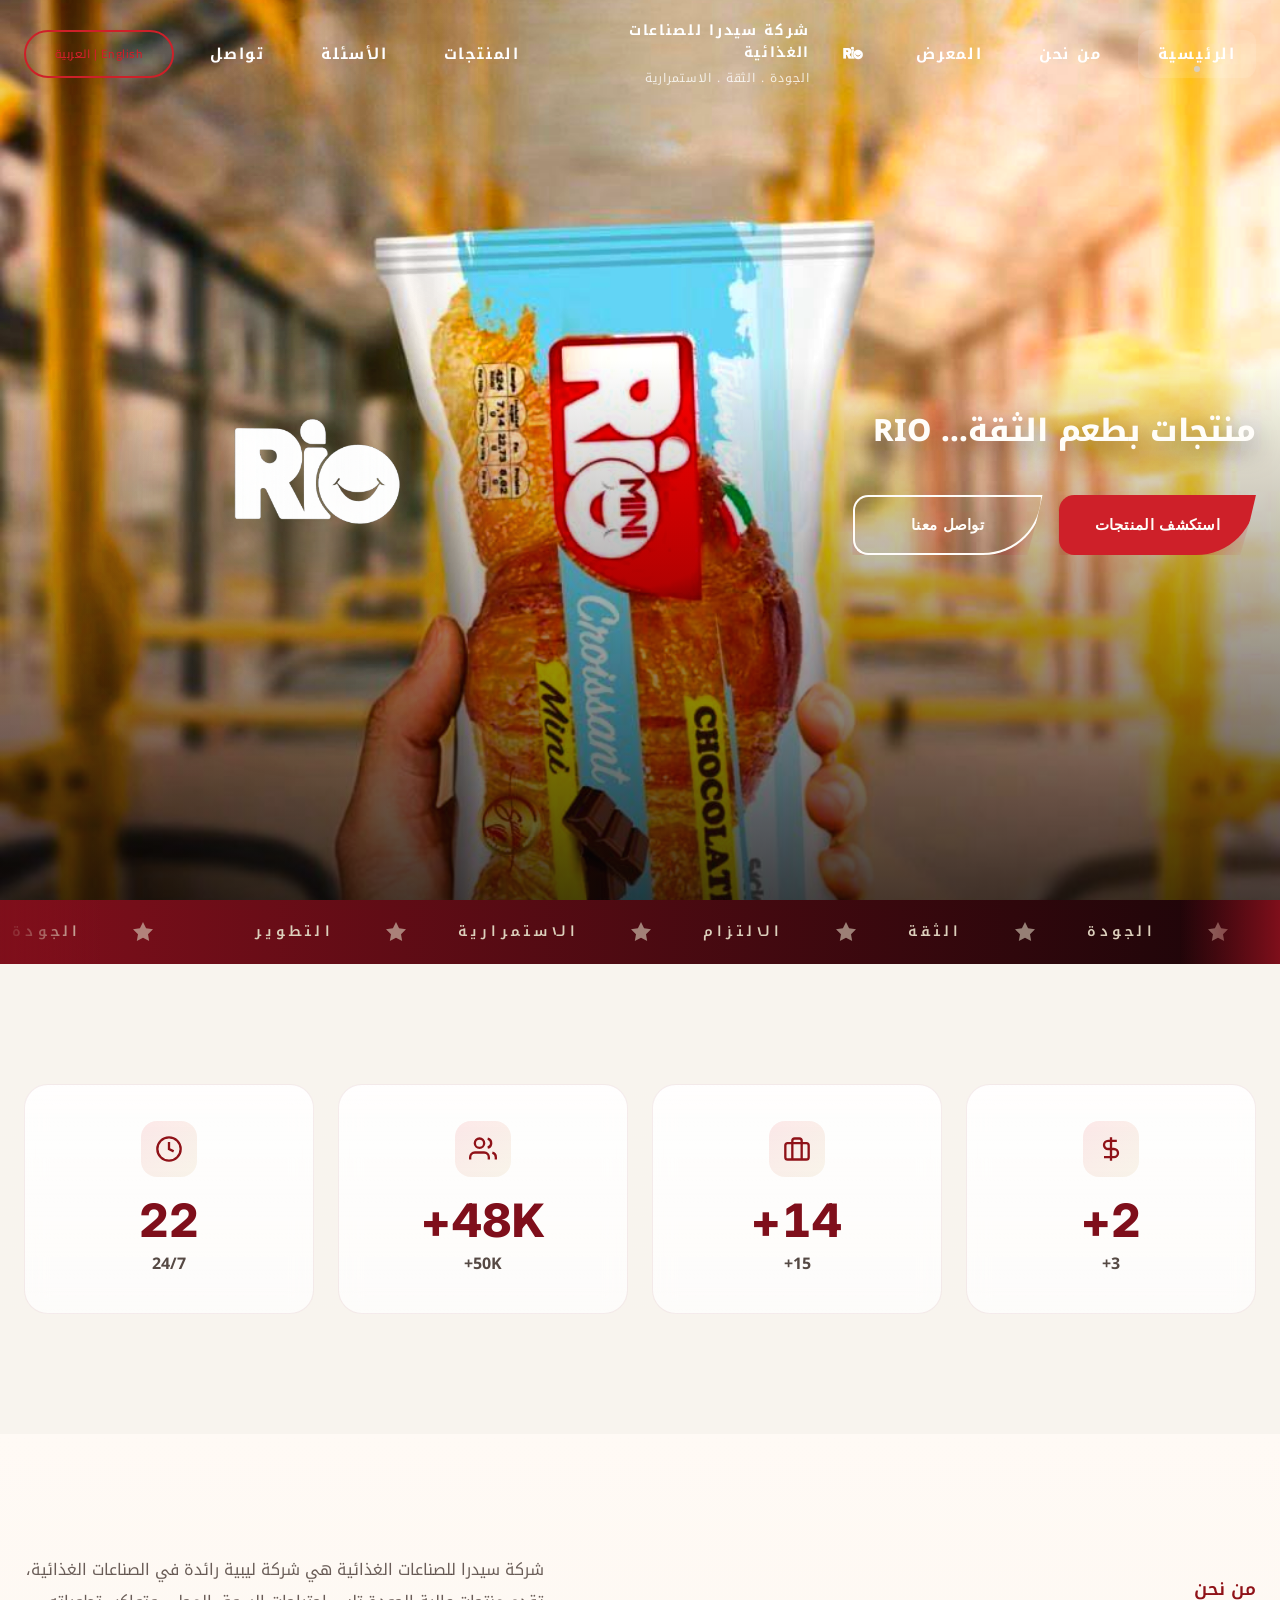
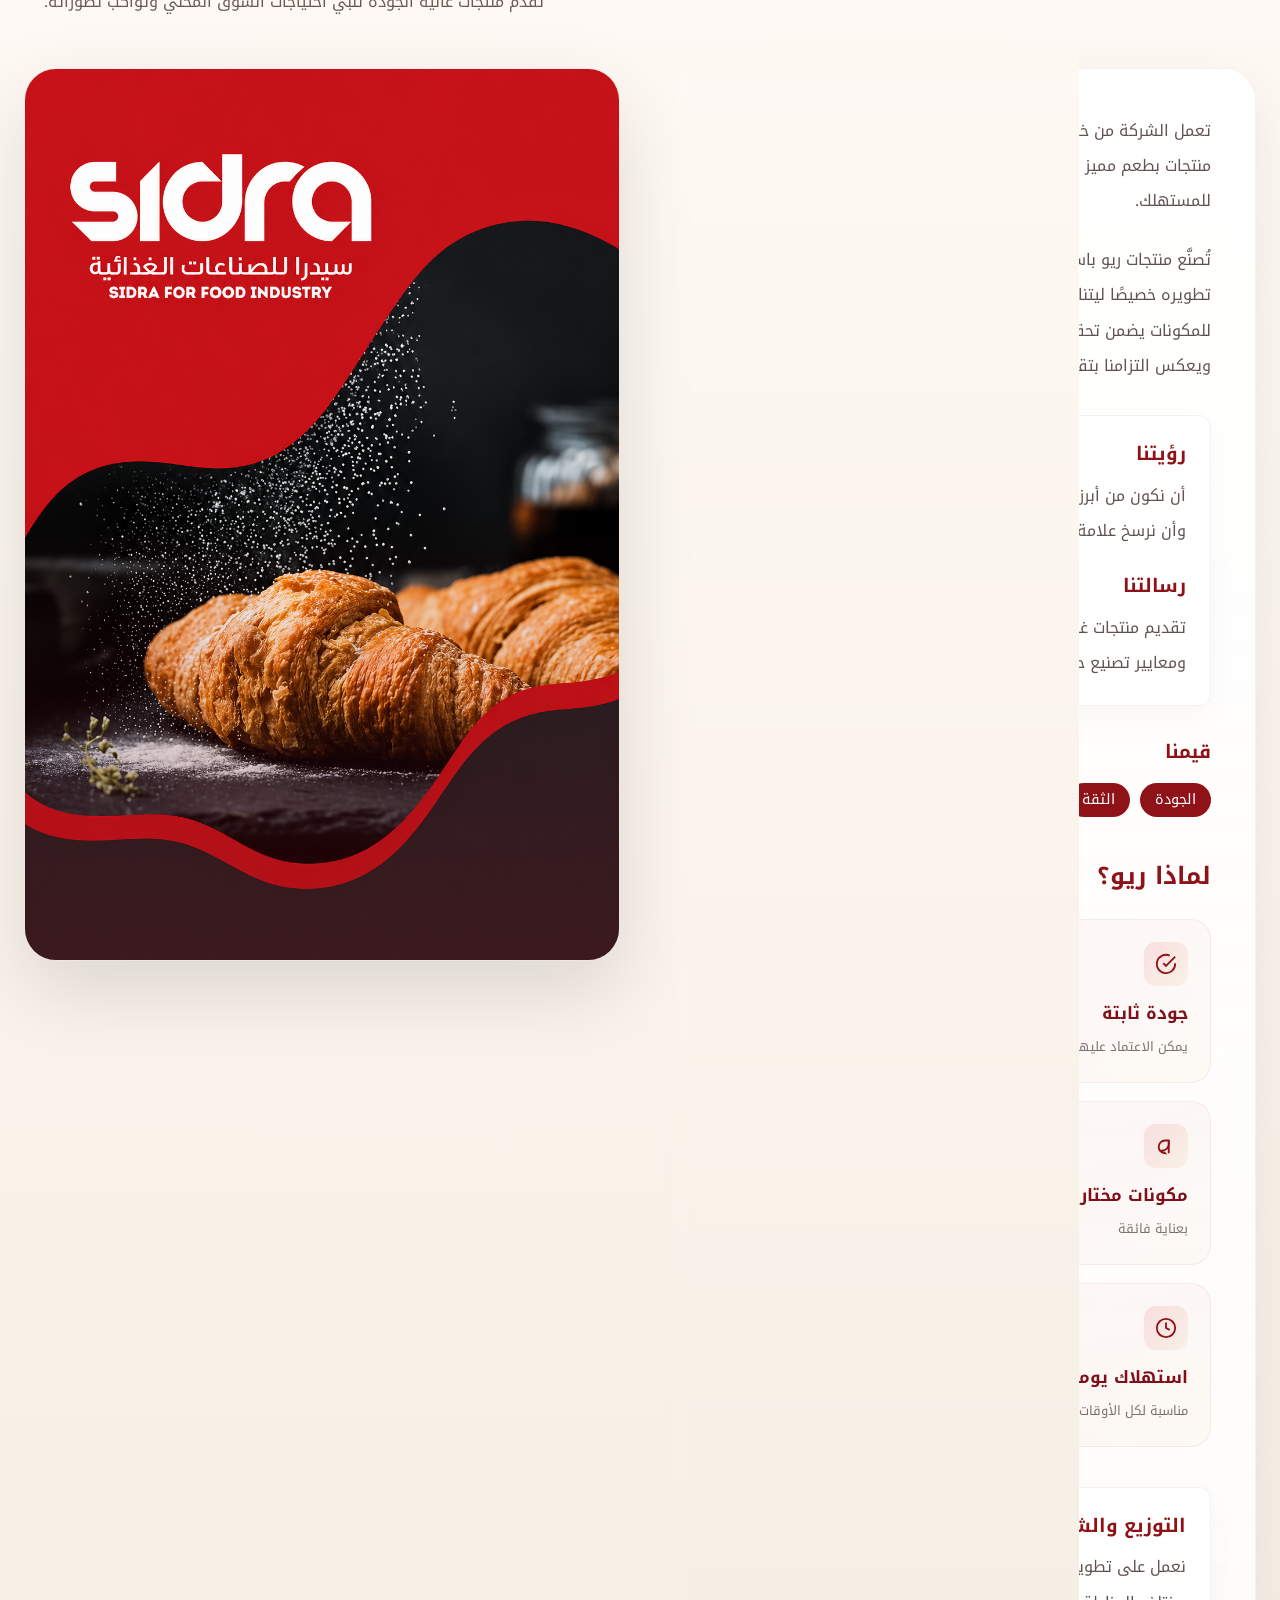
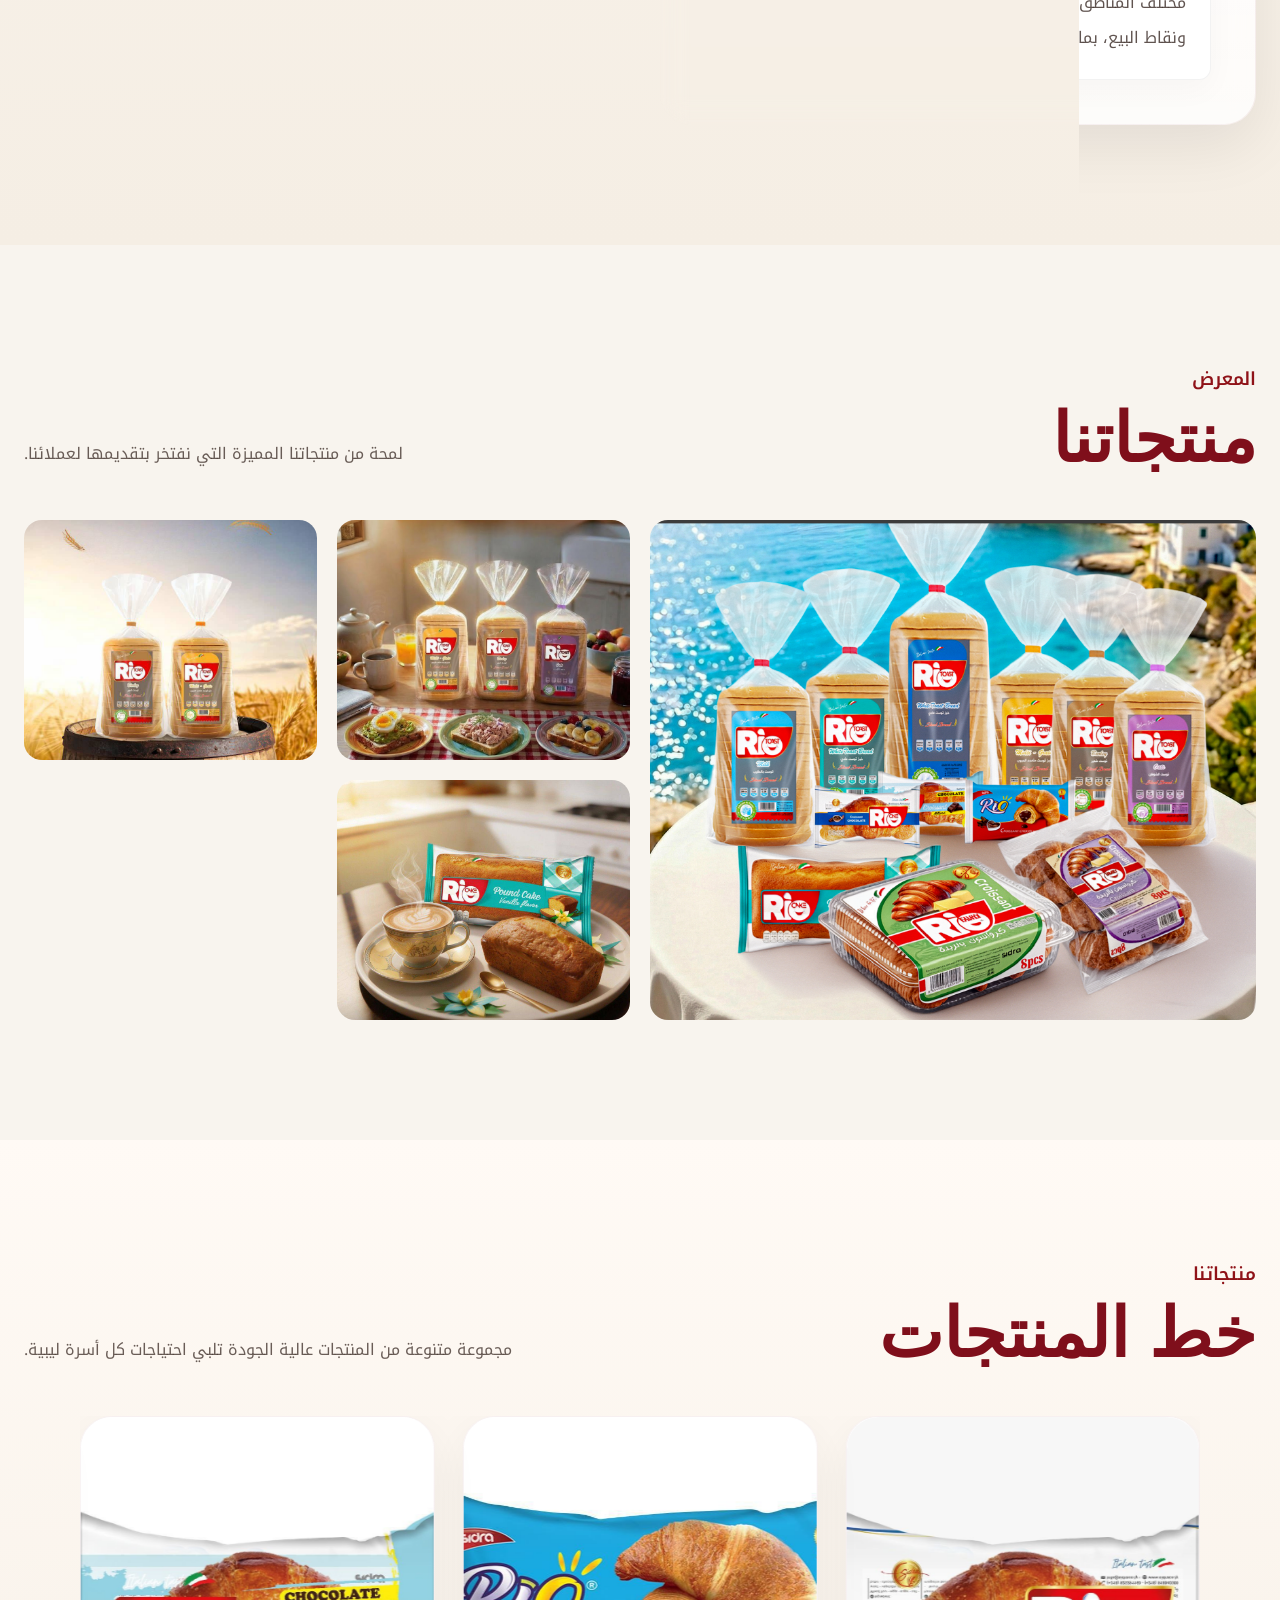
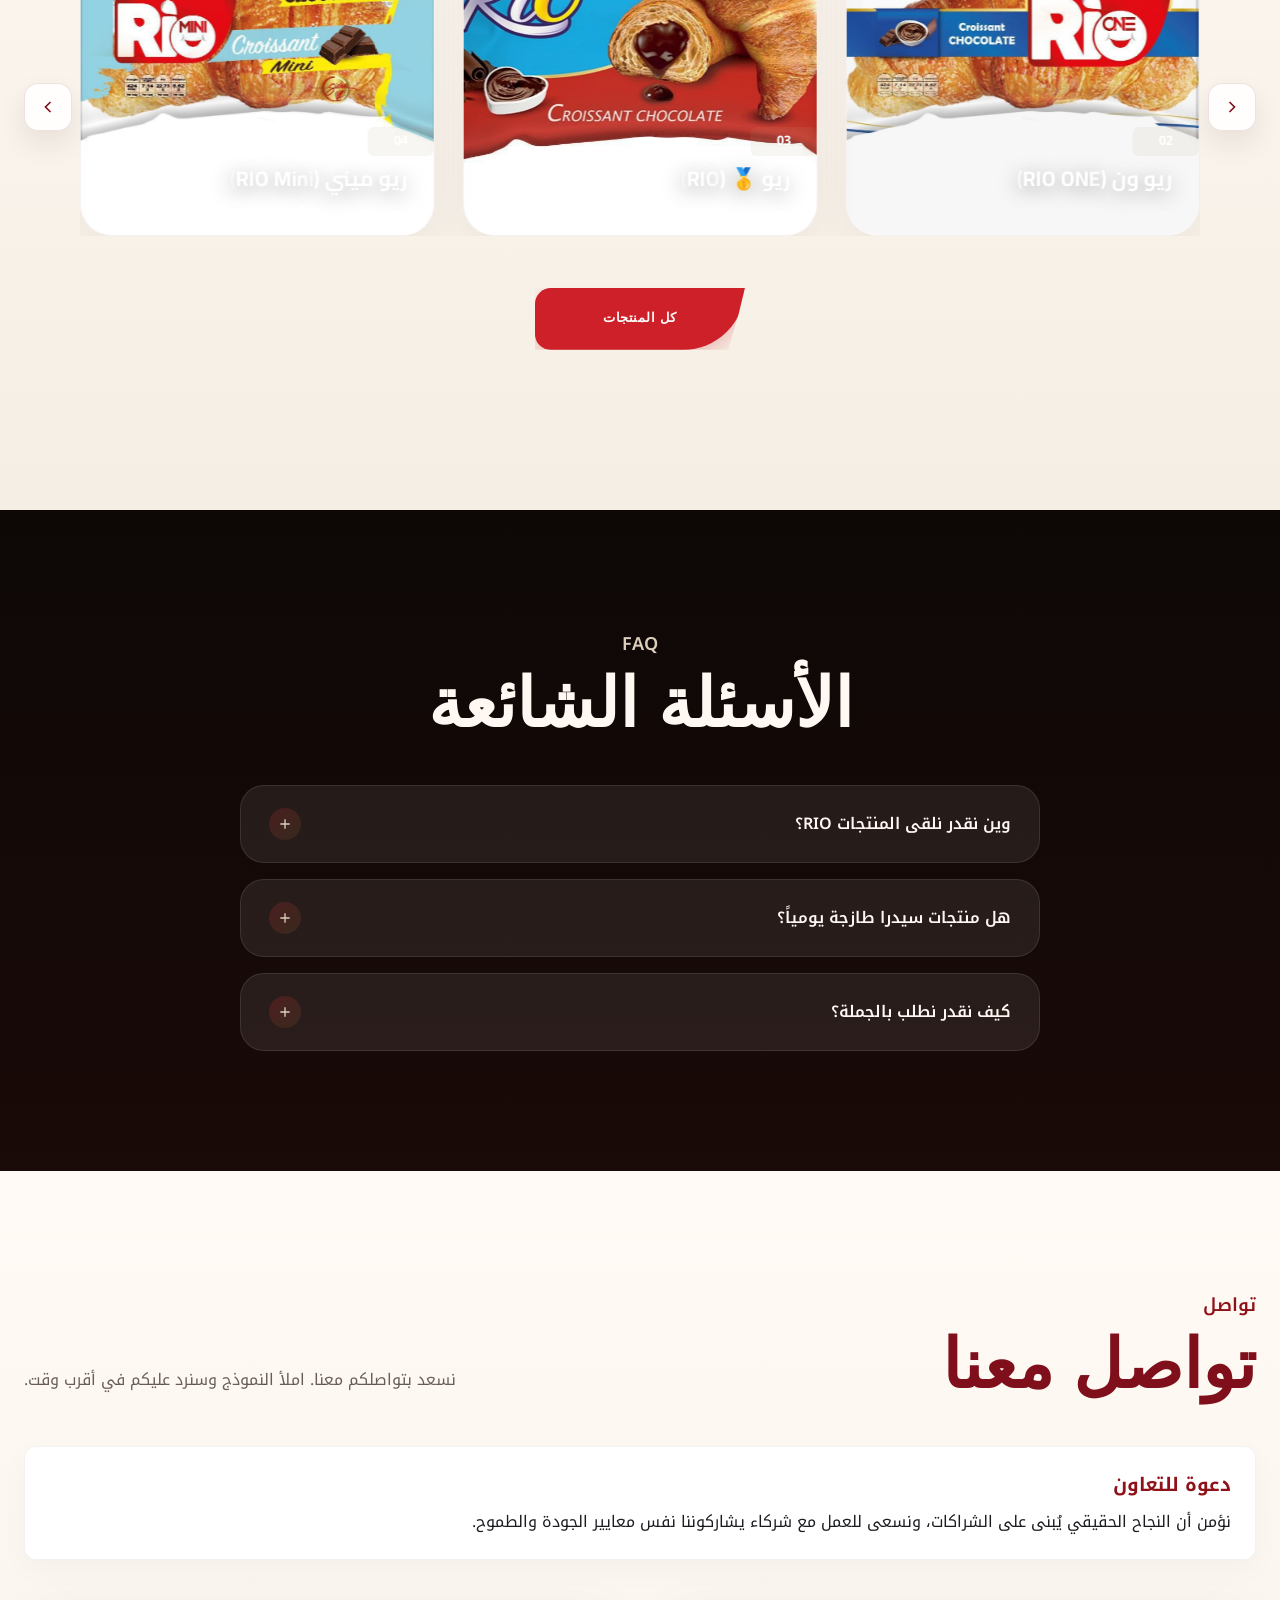
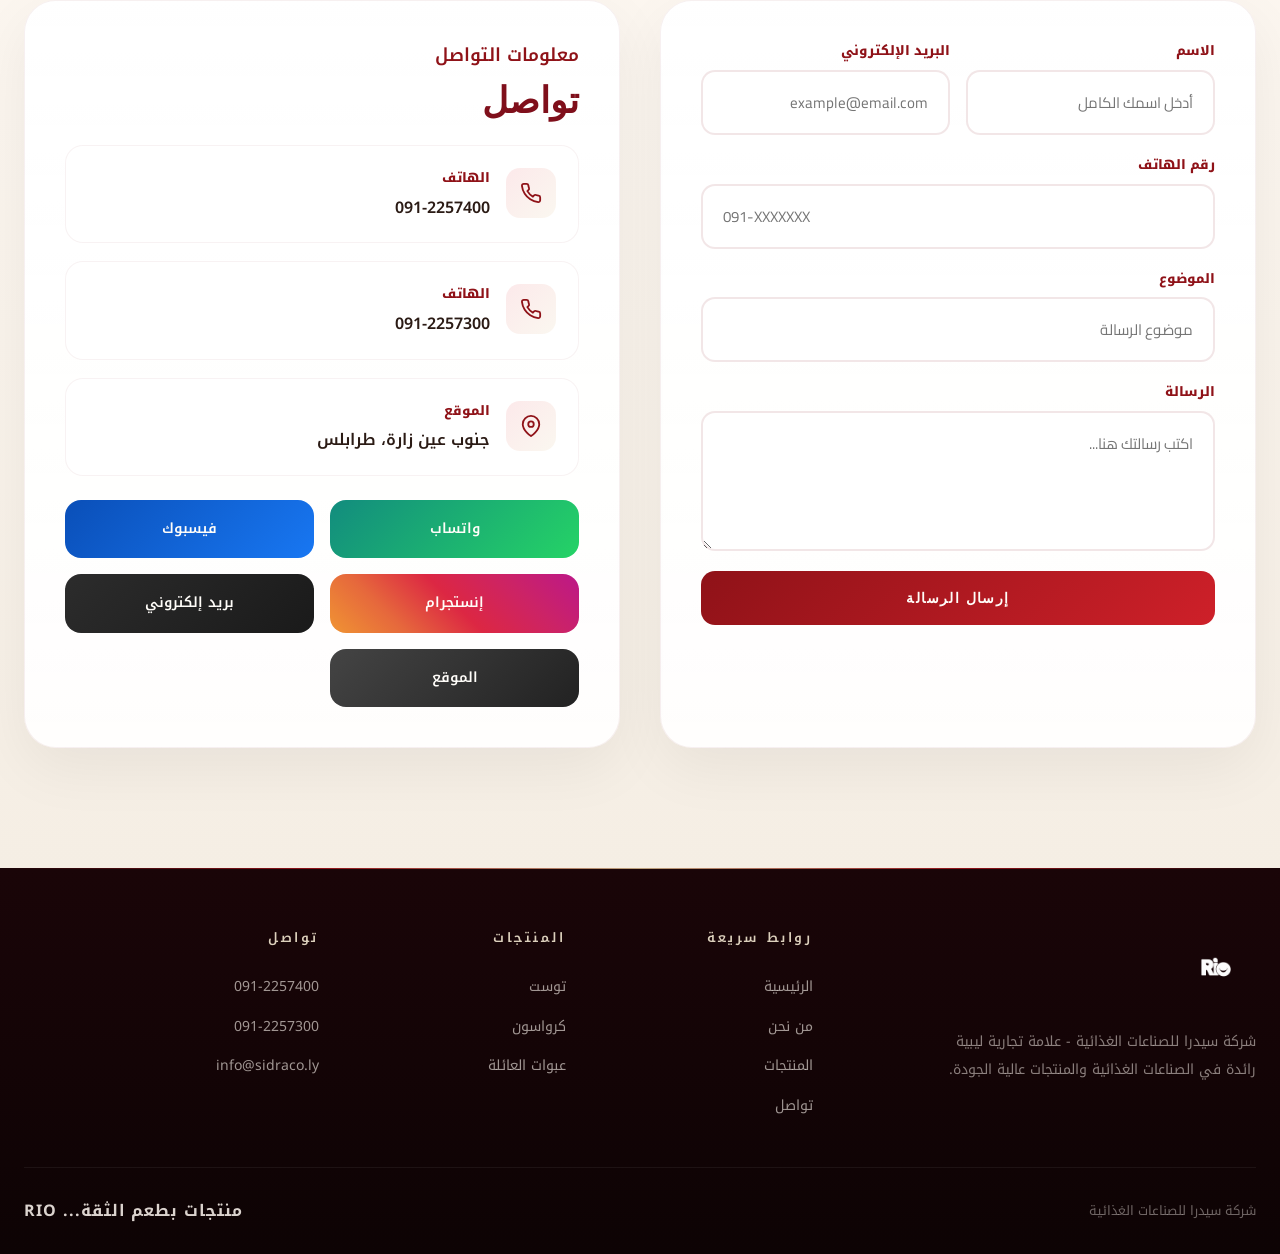
<file: index.html>
﻿<!DOCTYPE html>
<html lang="ar" dir="rtl">

<head>
  <meta charset="UTF-8" />
  <meta name="viewport" content="width=device-width, initial-scale=1.0" />

  <!-- SEO Meta Tags -->
  <title>Sidra Food Industries - RIO</title>
  <meta name="description"
    content="شركة سيدرا للصناعات الغذائية - علامة تجارية ليبية رائدة في الصناعات الغذائية والمنتجات عالية الجودة">
  <meta name="keywords" content="RIO, سيدرا, مخبوزات, كرواسون, توست, ليبيا, صناعات غذائية">
  <meta name="author" content="Sidra Food Industries">

  <!-- Open Graph -->
  <meta property="og:title" content="Sidra Food Industries - RIO">
  <meta property="og:description" content="الجودة التي تثق بها والطعم الذي يرافقك كل يوم">
  <meta property="og:type" content="website">
  <meta property="og:image" content="images/rio-logo.png">

  <!-- Favicon -->
  <link rel="icon" type="image/png" href="images/rio-logo.png">

  <!-- Google Fonts -->
  <link rel="preconnect" href="https://fonts.googleapis.com">
  <link rel="preconnect" href="https://fonts.gstatic.com" crossorigin>
  <link
    href="https://fonts.googleapis.com/css2?family=Cairo:wght@400;600;700&family=Noto+Kufi+Arabic:wght@400;500;600;700&family=Cormorant+Garamond:wght@500;600;700&family=Inter:wght@400;500;600;700&family=Marcellus&display=swap"
    rel="stylesheet">

  <!-- Main Stylesheet -->
  <link rel="stylesheet" href="css/style.css">
</head>

<body>

  <!-- ============================================
       INTRO / LOADING SCREEN
  ============================================= -->
  <div class="intro" id="intro">
    <div class="intro-logo-wrap">
      <div class="logo-switch intro-logo">
        <img src="images/sidra-logo.png" class="switch-img active" alt="Sidra Logo">
        <img src="images/rio-logo.png" class="switch-img" alt="RIO Logo">
      </div>
      <div class="intro-line">Sidra Food Industries</div>
    </div>
    <div class="intro-progress">
      <div class="intro-progress-bar"></div>
    </div>
  </div>

  <!-- ============================================
       NAVIGATION BAR
  ============================================= -->
  <header class="navbar" id="navbar">
    <div class="navbar-inner">



      <!-- Navigation Links -->
      <nav class="nav-links" id="navLinks">
        <a href="#home" class="active">Home</a>
        <a href="#about">About</a>
        <a href="#gallery">Gallery</a>

        <!-- Brand Logo -->
        <div class="brand-area">
          <div class="logo-switch brand-logo">
            <img src="images/sidra-logo.png" class="switch-img active" alt="Sidra Logo">
            <img src="images/rio-logo.png" class="switch-img" alt="RIO Logo">
          </div>
          <div class="logo-wrap">
            <div class="logo">SIDRA FOOD INDUSTRIES</div>
            <div class="logo-sub">Quality . Trust . Continuity</div>
          </div>
        </div>


        <a href="products.html">Products</a>
        <a href="#faq">FAQ</a>
        <a href="#contact">Contact</a>
      </nav>

      <button class="lang-btn rio-shape-btn" id="langBtn" type="button" aria-label="Switch language">
        English | العربية
      </button>

      <!-- Mobile Menu Button -->
      <button class="menu-btn" id="menuBtn" aria-label="Toggle Menu">
        <svg width="20" height="20" viewBox="0 0 24 24" fill="none" stroke="currentColor" stroke-width="2">
          <line x1="3" y1="6" x2="21" y2="6"></line>
          <line x1="3" y1="12" x2="21" y2="12"></line>
          <line x1="3" y1="18" x2="21" y2="18"></line>
        </svg>
      </button>
    </div>
  </header>

  <!-- ============================================
       HERO SECTION
  ============================================= -->
  <section class="hero" id="home">
    <div class="hero-bg" id="heroSlideshow">
      <picture class="hero-slide active">
        <source media="(max-width: 768px)" srcset="images/hero-bg-mobile.png">
        <img src="images/hero-bg.png" alt="RIO Products Background">
      </picture>
      <picture class="hero-slide">
        <source media="(max-width: 768px)" srcset="images/hero1-bg-mobile.png">
        <img src="images/hero1-bg.png" alt="RIO Products Background">
      </picture>
      <picture class="hero-slide">
        <source media="(max-width: 768px)" srcset="images/hero2-bg-mobile.png">
        <img src="images/hero2-bg.png" alt="RIO Products Background">
      </picture>
      <picture class="hero-slide">
        <source media="(max-width: 768px)" srcset="images/hero3-bg-mobile.png">
        <img src="images/hero3-bg.png" alt="RIO Products Background">
      </picture>
      <picture class="hero-slide">
        <source media="(max-width: 768px)" srcset="images/her3-bg-mobile.png">
        <img src="images/her3-bg.png" alt="RIO Products Background">
      </picture>
    </div>

    <div class="hero-grid reveal">
      <div class="hero-copy">
        <p>
          منتجات بطعم الثقة... RIO
        </p>

        <div class="hero-actions">
          <a class="btn btn-primary rio-shape-btn" href="products.html">
            <svg width="18" height="18" viewBox="0 0 24 24" fill="none" stroke="currentColor" stroke-width="2">
              <circle cx="11" cy="11" r="8"></circle>
              <line x1="21" y1="21" x2="16.65" y2="16.65"></line>
            </svg>
            Explore Products
          </a>
          <a class="btn btn-secondary rio-shape-btn" href="#contact">
            <svg width="18" height="18" viewBox="0 0 24 24" fill="none" stroke="currentColor" stroke-width="2">
              <path
                d="M22 16.92v3a2 2 0 0 1-2.18 2 19.79 19.79 0 0 1-8.63-3.07 19.5 19.5 0 0 1-6-6 19.79 19.79 0 0 1-3.07-8.67A2 2 0 0 1 4.11 2h3a2 2 0 0 1 2 1.72 12.84 12.84 0 0 0 .7 2.81 2 2 0 0 1-.45 2.11L8.09 9.91a16 16 0 0 0 6 6l1.27-1.27a2 2 0 0 1 2.11-.45 12.84 12.84 0 0 0 2.81.7A2 2 0 0 1 22 16.92z">
              </path>
            </svg>
            Contact Us
          </a>
        </div>
      </div>

      <div class="hero-visual">
        <div class="hero-image-container">
          <div class="hero-image-bg"></div>
          <div class="logo-switch hero-image">
            <img src="images/sidra-logo.png" class="switch-img active" alt="Sidra Logo">
            <img src="images/rio-logo.png" class="switch-img" alt="RIO Logo">
          </div>
        </div>
      </div>
    </div>
  </section>

  <!-- ============================================
       MARQUEE / BRAND STRIP
  ============================================= -->
  <div class="marquee-section">
    <div class="marquee-content">
      <div class="marquee-item">
        <svg viewBox="0 0 24 24" fill="currentColor">
          <path d="M12 2L15.09 8.26L22 9.27L17 14.14L18.18 21.02L12 17.77L5.82 21.02L7 14.14L2 9.27L8.91 8.26L12 2Z" />
        </svg>
        الجودة
        <svg viewBox="0 0 24 24" fill="currentColor">
          <path d="M12 2L15.09 8.26L22 9.27L17 14.14L18.18 21.02L12 17.77L5.82 21.02L7 14.14L2 9.27L8.91 8.26L12 2Z" />
        </svg>
        الثقة
        <svg viewBox="0 0 24 24" fill="currentColor">
          <path d="M12 2L15.09 8.26L22 9.27L17 14.14L18.18 21.02L12 17.77L5.82 21.02L7 14.14L2 9.27L8.91 8.26L12 2Z" />
        </svg>
        الالتزام
        <svg viewBox="0 0 24 24" fill="currentColor">
          <path d="M12 2L15.09 8.26L22 9.27L17 14.14L18.18 21.02L12 17.77L5.82 21.02L7 14.14L2 9.27L8.91 8.26L12 2Z" />
        </svg>
        الاستمرارية
        <svg viewBox="0 0 24 24" fill="currentColor">
          <path d="M12 2L15.09 8.26L22 9.27L17 14.14L18.18 21.02L12 17.77L5.82 21.02L7 14.14L2 9.27L8.91 8.26L12 2Z" />
        </svg>
        التطوير
      </div>
      <div class="marquee-item">
        <svg viewBox="0 0 24 24" fill="currentColor">
          <path d="M12 2L15.09 8.26L22 9.27L17 14.14L18.18 21.02L12 17.77L5.82 21.02L7 14.14L2 9.27L8.91 8.26L12 2Z" />
        </svg>
        الجودة
        <svg viewBox="0 0 24 24" fill="currentColor">
          <path d="M12 2L15.09 8.26L22 9.27L17 14.14L18.18 21.02L12 17.77L5.82 21.02L7 14.14L2 9.27L8.91 8.26L12 2Z" />
        </svg>
        الثقة
        <svg viewBox="0 0 24 24" fill="currentColor">
          <path d="M12 2L15.09 8.26L22 9.27L17 14.14L18.18 21.02L12 17.77L5.82 21.02L7 14.14L2 9.27L8.91 8.26L12 2Z" />
        </svg>
        الالتزام
        <svg viewBox="0 0 24 24" fill="currentColor">
          <path d="M12 2L15.09 8.26L22 9.27L17 14.14L18.18 21.02L12 17.77L5.82 21.02L7 14.14L2 9.27L8.91 8.26L12 2Z" />
        </svg>
        الاستمرارية
        <svg viewBox="0 0 24 24" fill="currentColor">
          <path d="M12 2L15.09 8.26L22 9.27L17 14.14L18.18 21.02L12 17.77L5.82 21.02L7 14.14L2 9.27L8.91 8.26L12 2Z" />
        </svg>
        التطوير
      </div>
    </div>
  </div>

  <!-- ============================================
       STATS SECTION
  ============================================= -->
  <section class="section" id="stats">
    <div class="container">
      <div class="stats-grid reveal">
        <div class="stat-card">
          <div class="stat-icon">
            <svg viewBox="0 0 24 24" fill="none" stroke="currentColor" stroke-width="2">
              <path d="M12 2v20M17 5H9.5a3.5 3.5 0 0 0 0 7h5a3.5 3.5 0 0 1 0 7H6"></path>
            </svg>
          </div>
          <div class="stat-number">3+</div>
          <div class="stat-label">Years of Experience</div>
        </div>

        <div class="stat-card">
          <div class="stat-icon">
            <svg viewBox="0 0 24 24" fill="none" stroke="currentColor" stroke-width="2">
              <rect x="2" y="7" width="20" height="14" rx="2" ry="2"></rect>
              <path d="M16 21V5a2 2 0 0 0-2-2h-4a2 2 0 0 0-2 2v16"></path>
            </svg>
          </div>
          <div class="stat-number">15+</div>
          <div class="stat-label">Products</div>
        </div>

        <div class="stat-card">
          <div class="stat-icon">
            <svg viewBox="0 0 24 24" fill="none" stroke="currentColor" stroke-width="2">
              <path d="M17 21v-2a4 4 0 0 0-4-4H5a4 4 0 0 0-4 4v2"></path>
              <circle cx="9" cy="7" r="4"></circle>
              <path d="M23 21v-2a4 4 0 0 0-3-3.87"></path>
              <path d="M16 3.13a4 4 0 0 1 0 7.75"></path>
            </svg>
          </div>
          <div class="stat-number">50K+</div>
          <div class="stat-label">Happy Customers</div>
        </div>

        <div class="stat-card">
          <div class="stat-icon">
            <svg viewBox="0 0 24 24" fill="none" stroke="currentColor" stroke-width="2">
              <circle cx="12" cy="12" r="10"></circle>
              <polyline points="12 6 12 12 16 14"></polyline>
            </svg>
          </div>
          <div class="stat-number">24/7</div>
          <div class="stat-label">Production</div>
        </div>
      </div>
    </div>
  </section>

  <!-- ============================================
       ABOUT SECTION
  ============================================= -->
  <section class="section alt" id="about">
    <div class="container">
      <div class="section-head reveal">
        <div>
          <span class="section-kicker">About Us</span>
          <h2 class="en-title"></h2>
        </div>
        <p class="section-intro">
          شركة سيدرا للصناعات الغذائية هي شركة ليبية رائدة في الصناعات الغذائية، تقدم منتجات عالية الجودة تلبي احتياجات
          السوق المحلي وتواكب تطوراته.
        </p>
      </div>

      <div class="about-grid">
        <div class="about-card reveal">
          <p class="about-p1">
            تعمل الشركة من خلال علامتها التجارية “ريو”، التي تمثل التزامنا بتقديم منتجات بطعم مميز وجودة ثابتة، لتكون
            جزءًا من الاستهلاك اليومي للمستهلك.
          </p>
          <p class="about-p2">
            تُصنَّع منتجات ريو باستخدام دقيق خاص عالي الجودة وغني بالبروتين، تم تطويره خصيصًا ليتناسب مع مواصفات
            منتجاتنا. هذا الاختيار الدقيق للمكونات يضمن تحقيق توازن مثالي بين الطراوة والقيمة الغذائية، ويعكس التزامنا
            بتقديم منتجات بمعايير عالية من الجودة والطعم المميز.
          </p>

          <div class="mission-vision-box"
            style="margin-top: 2rem; padding: 1.5rem; background: #ffffff; border-radius: 12px; border: 1px solid rgba(0,0,0,0.05); box-shadow: 0 10px 30px rgba(0,0,0,0.03);">
            <h3 class="vision-title"
              style="color: var(--red-2); margin-bottom: 0.5rem; font-family: 'Noto Kufi Arabic', sans-serif;">رؤيتنا
            </h3>
            <p class="vision-text" style="margin-bottom: 1.5rem;">أن نكون من أبرز الشركات في قطاع الصناعات الغذائية في
              ليبيا، وأن نرسخ علامة ريو كخيار أول من حيث الجودة والثقة.</p>

            <h3 class="mission-title"
              style="color: var(--red-2); margin-bottom: 0.5rem; font-family: 'Noto Kufi Arabic', sans-serif;">رسالتنا
            </h3>
            <p class="mission-text" style="margin-bottom: 0;">تقديم منتجات غذائية عالية الجودة باستخدام مكونات مختارة
              ومعايير تصنيع حديثة، بما يضمن تجربة يومية موثوقة ومميزة.</p>
          </div>

          <div style="margin-top: 2rem;">
            <h3 class="values-title"
              style="color: var(--red-2); margin-bottom: 1rem; font-family: 'Noto Kufi Arabic', sans-serif;">قيمنا</h3>
            <ul class="values-list" style="display: flex; flex-wrap: wrap; gap: 10px; list-style: none; padding: 0;">
              <li class="value-item"
                style="background: var(--red-2); color: white; padding: 5px 15px; border-radius: 20px; font-size: 0.9rem;">
                الجودة</li>
              <li class="value-item"
                style="background: var(--red-2); color: white; padding: 5px 15px; border-radius: 20px; font-size: 0.9rem;">
                الثقة</li>
              <li class="value-item"
                style="background: var(--red-2); color: white; padding: 5px 15px; border-radius: 20px; font-size: 0.9rem;">
                الالتزام</li>
              <li class="value-item"
                style="background: var(--red-2); color: white; padding: 5px 15px; border-radius: 20px; font-size: 0.9rem;">
                الاستمرارية</li>
              <li class="value-item"
                style="background: var(--red-2); color: white; padding: 5px 15px; border-radius: 20px; font-size: 0.9rem;">
                التطوير</li>
            </ul>
          </div>

          <h3 class="why-rio-title"
            style="margin-top: 2.5rem; color: var(--red-2); font-size: 1.5rem; font-family: 'Noto Kufi Arabic', sans-serif;">
            لماذا ريو؟</h3>
          <div class="about-features" style="margin-top: 1.5rem;">
            <div class="feature">
              <div class="feature-icon">
                <svg viewBox="0 0 24 24" fill="none" stroke="currentColor" stroke-width="2">
                  <path d="M22 11.08V12a10 10 0 1 1-5.93-9.14"></path>
                  <polyline points="22 4 12 14.01 9 11.01"></polyline>
                </svg>
              </div>
              <h4 class="feature-t1">جودة ثابتة</h4>
              <p class="feature-d1">يمكن الاعتماد عليها</p>
            </div>
            <div class="feature">
              <div class="feature-icon">
                <svg viewBox="0 0 24 24" fill="none" stroke="currentColor" stroke-width="2">
                  <polygon
                    points="12 2 15.09 8.26 22 9.27 17 14.14 18.18 21.02 12 17.77 5.82 21.02 7 14.14 2 9.27 8.91 8.26 12 2">
                  </polygon>
                </svg>
              </div>
              <h4 class="feature-t2">طعم مميز</h4>
              <p class="feature-d2">يناسب مختلف الأذواق</p>
            </div>
            <div class="feature">
              <div class="feature-icon">
                <svg viewBox="0 0 24 24" fill="none" stroke="currentColor" stroke-width="2">
                  <path d="M11 20A7 7 0 0 1 4 13C4 9.13 7.13 6 11 6h4v4a7 7 0 0 1-7 7z" />
                  <path d="M15 6v14" />
                </svg>
              </div>
              <h4 class="feature-t3">مكونات مختارة</h4>
              <p class="feature-d3">بعناية فائقة</p>
            </div>
            <div class="feature">
              <div class="feature-icon">
                <svg viewBox="0 0 24 24" fill="none" stroke="currentColor" stroke-width="2">
                  <path
                    d="M21 16V8a2 2 0 0 0-1-1.73l-7-4a2 2 0 0 0-2 0l-7 4A2 2 0 0 0 3 8v8a2 2 0 0 0 1 1.73l7 4a2 2 0 0 0 2 0l7-4A2 2 0 0 0 21 16z">
                  </path>
                  <polyline points="3.27 6.96 12 12.01 20.73 6.96"></polyline>
                  <line x1="12" y1="22.08" x2="12" y2="12"></line>
                </svg>
              </div>
              <h4 class="feature-t4">تغليف يحافظ</h4>
              <p class="feature-d4">على جودة المنتج</p>
            </div>
            <div class="feature">
              <div class="feature-icon">
                <svg viewBox="0 0 24 24" fill="none" stroke="currentColor" stroke-width="2">
                  <circle cx="12" cy="12" r="10"></circle>
                  <polyline points="12 6 12 12 16 14"></polyline>
                </svg>
              </div>
              <h4 class="feature-t5">استهلاك يومي</h4>
              <p class="feature-d5">مناسبة لكل الأوقات</p>
            </div>
          </div>

          <div class="distribution-box"
            style="margin-top: 2.5rem; padding: 1.5rem; background: #ffffff; border-radius: 12px; border: 1px solid rgba(0,0,0,0.05); box-shadow: 0 10px 30px rgba(0,0,0,0.03);">
            <h3 class="distribution-title"
              style="color: var(--red-2); margin-bottom: 0.5rem; font-family: 'Noto Kufi Arabic', sans-serif;">التوزيع
              والشراكات</h3>
            <p class="distribution-text" style="margin-bottom: 0;">نعمل على تطوير شبكة توزيع فعالة تضمن وصول منتجاتنا
              إلى مختلف المناطق، كما نرحب ببناء شراكات طويلة المدى مع الموزعين ونقاط البيع، بما يحقق نموًا مشتركًا
              ومستدامًا.</p>
          </div>

        </div>

        <div class="about-image-card reveal" style="align-self: flex-start; position: sticky; top: 100px;">
          <img src="images/about_pic.png" alt="RIO Products" loading="lazy">
        </div>
      </div>
    </div>
  </section>

  <!-- ============================================
       GALLERY SECTION
  ============================================= -->
  <section class="section" id="gallery">
    <div class="container">
      <div class="section-head reveal">
        <div>
          <span class="section-kicker">Gallery</span>
          <h2 class="en-title">Our Products</h2>
        </div>
        <p class="section-intro">
          لمحة من منتجاتنا المميزة التي نفتخر بتقديمها لعملائنا.
        </p>
      </div>

      <div class="gallery-grid reveal">
        <div class="gallery-item" style="position: relative; border-radius: 18px; overflow: hidden; background: #000;">
          <img src="images/hero1-bg.png" alt="Gallery Image 1"
            style="width: 100%; height: 100%; object-fit: cover; display: block; opacity: 1; transition: transform 0.5s ease;">
        </div>
        <div class="gallery-item" style="position: relative; border-radius: 18px; overflow: hidden; background: #000;">
          <img src="images/hero2-bg.png" alt="Gallery Image 2"
            style="width: 100%; height: 100%; object-fit: cover; display: block; opacity: 1; transition: transform 0.5s ease;">
        </div>
        <div class="gallery-item" style="position: relative; border-radius: 18px; overflow: hidden; background: #000;">
          <img src="images/hero3-bg.png" alt="Gallery Image 3"
            style="width: 100%; height: 100%; object-fit: cover; display: block; opacity: 1; transition: transform 0.5s ease;">
        </div>
        <div class="gallery-item" style="position: relative; border-radius: 18px; overflow: hidden; background: #000;">
          <img src="images/her3-bg.png" alt="Gallery Image 4"
            style="width: 100%; height: 100%; object-fit: cover; display: block; opacity: 1; transition: transform 0.5s ease;">
        </div>
      </div>
    </div>
  </section>

  <!-- ============================================
       PRODUCTS SECTION
  ============================================= -->
  <section class="section alt" id="products">
    <div class="container">
      <div class="section-head reveal">
        <div>
          <span class="section-kicker">Our Products</span>
          <h2 class="en-title">Product Line</h2>
        </div>
        <p class="section-intro">
          مجموعة متنوعة من المنتجات عالية الجودة تلبي احتياجات كل أسرة ليبية.
        </p>
      </div>

      <div class="products-swiper reveal">
        <div class="products-swiper-controls">
          <button class="products-swiper-btn" id="productsPrev" type="button" aria-label="Previous products">
            <svg viewBox="0 0 24 24" fill="none" stroke="currentColor" stroke-width="2">
              <polyline points="15 18 9 12 15 6"></polyline>
            </svg>
          </button>
          <button class="products-swiper-btn" id="productsNext" type="button" aria-label="Next products">
            <svg viewBox="0 0 24 24" fill="none" stroke="currentColor" stroke-width="2">
              <polyline points="9 18 15 12 9 6"></polyline>
            </svg>
          </button>
        </div>

        <div class="products-swiper-viewport">
          <div class="products-swiper-track" id="productsSwiperTrack">
            <article class="product-card products-swiper-slide card-family-8">
              <div class="product-image"><img src="images/RioImages/photo_2026-04-15_20-33-02.jpg"
                  alt="Rio Family Croissant Bucket" loading="lazy"></div>
              <div class="product-index">01</div>
              <h3>Rio Family — Croissant Bucket</h3>
              <p>كرواسون بالزبدة عبوة العائلة — 8 قطع في صينية شفافة. هش ومقرمش في كل قضمة.<br><span
                  class="product-nutrition">8 pcs | Butter Croissant | كرواسون بالزبدة | Italian Taste</span></p>
              <span class="product-tag">Family Pack — 8 pcs</span>
            </article>
            <article class="product-card products-swiper-slide card-rio-one">
              <div class="product-image"><img src="images/RioImages/photo_2026-04-15_19-39-06.jpg"
                  alt="Rio ONE Croissant Chocolate" loading="lazy"></div>
              <div class="product-index">02</div>
              <h3>Rio ONE — Croissant Chocolate</h3>
              <p>كرواسون شوكولاتة بحجم كبير — عجينة ذهبية هشة محشوة بكريمة الشوكولاتة الإيطالية.<br><span
                  class="product-nutrition">طاقة: 424 kcal | دهون: 22.73g | بروتين: 8.62g | Italian Taste</span></p>
              <span class="product-tag">Chocolate</span>
            </article>
            <article class="product-card products-swiper-slide card-rio-regular">
              <div class="product-image"><img src="images/RioImages/photo_2026-04-15_19-39-08.jpg"
                  alt="Rio Croissant Chocolate 45g" loading="lazy"></div>
              <div class="product-index">03</div>
              <h3>Rio — Croissant Chocolate 45g</h3>
              <p>كرواسون شوكولاتة فردي 45 جرام — قلب محشو بكريمة شوكولاتة داكنة لذيذة.<br><span
                  class="product-nutrition">45g | كرواسون شوكولاتة | Rio Sidra | No.1 Choice</span></p>
              <span class="product-tag">Chocolate 45g</span>
            </article>
            <article class="product-card products-swiper-slide card-rio-mini">
              <div class="product-image"><img src="images/RioImages/photo_2026-04-15_20-32-44.jpg"
                  alt="Rio Mini Croissant Chocolate" loading="lazy"></div>
              <div class="product-index">04</div>
              <h3>Rio Mini — Croissant Chocolate</h3>
              <p>ميني كرواسون شوكولاتة — حجم صغير بطعم كبير. مثالي كوجبة خفيفة في أي وقت.<br><span
                  class="product-nutrition">طاقة: 424 kcal | دهون: 22.73g | بروتين: 8.62g | Mini Size</span></p>
              <span class="product-tag">Mini Chocolate</span>
            </article>
            <article class="product-card products-swiper-slide card-cake-vanilla">
              <div class="product-image"><img src="images/RioImages/photo_2026-04-15_19-39-13.jpg"
                  alt="Rio Cake Pound Cake Vanilla" loading="lazy"></div>
              <div class="product-index">05</div>
              <h3>Rio Cake — Pound Cake Vanilla</h3>
              <p>كيك الفانيليا الإيطالي — نعومة لا مثيل لها بعجينة ذهبية مخبوزة بعناية.<br><span
                  class="product-nutrition">طاقة: 337 kcal | دهون: 11.5g | بروتين: 2g | Italian Taste</span></p>
              <span class="product-tag">Italian Taste</span>
            </article>
            <article class="product-card products-swiper-slide card-toast-milk">
              <div class="product-image"><img src="images/RioImages/photo_2026-04-15_19-39-31.jpg" alt="Rio Toast Milk"
                  loading="lazy"></div>
              <div class="product-index">06</div>
              <h3>Rio Toast Milk</h3>
              <p>توست بالحليب — شرائح طازجة ناعمة مثالية لكل وجبة.<br><span class="product-nutrition">طاقة: 284 kcal |
                  دهون: 1.69g | سكر: 5g | صوديوم: 59mg</span></p>
              <span class="product-tag">Fresh &amp; Tasty</span>
            </article>
            <article class="product-card products-swiper-slide card-toast-large">
              <div class="product-image"><img src="images/RioImages/photo_2026-04-15_20-32-07.jpg" alt="Rio Toast White"
                  loading="lazy"></div>
              <div class="product-index">07</div>
              <h3>Rio Toast White</h3>
              <p>توست عادي — أبيض ناعم مثالي لكل الوجبات.<br><span class="product-nutrition">طاقة: 284 kcal | دهون:
                  1.69g | دهون مشبعة: 0.29g</span></p>
              <span class="product-tag">Best Seller</span>
            </article>
            <article class="product-card products-swiper-slide card-toast-small">
              <div class="product-image"><img src="images/RioImages/photo_2026-04-15_20-32-20.jpg"
                  alt="Rio Toast White Teal" loading="lazy"></div>
              <div class="product-index">08</div>
              <h3>Rio Toast White</h3>
              <p>توست عادي بتغليف مميز — Italian Taste بلمسة ليبية أصيلة.<br><span class="product-nutrition">طاقة: 284
                  kcal | Italian Taste | Sidra</span></p>
              <span class="product-tag">Italian Taste</span>
            </article>
            <article class="product-card products-swiper-slide card-toast-oats">
              <div class="product-image"><img src="images/RioImages/photo_2026-04-15_20-32-37.jpg" alt="Rio Toast Oats"
                  loading="lazy"></div>
              <div class="product-index">09</div>
              <h3>Rio Toast Oats</h3>
              <p>توست الشوفان — غني بالألياف للشعور بالشبع لفترة أطول.<br><span class="product-nutrition">طاقة: 284 kcal
                  | دهون: 1.69g | سكر: 5g | صوديوم: 3%</span></p>
              <span class="product-tag">Healthy Choice</span>
            </article>
            <article class="product-card products-swiper-slide card-toast-barley">
              <div class="product-image"><img src="images/RioImages/photo_2026-04-15_20-32-50.jpg"
                  alt="Rio Toast Barley" loading="lazy"></div>
              <div class="product-index">10</div>
              <h3>Rio Toast Barley</h3>
              <p>توست الشعير — نكهة طبيعية مميزة وغنية بالمعادن الضرورية.<br><span class="product-nutrition">طاقة: 284
                  kcal | دهون: 1.69g | Sliced Toast</span></p>
              <span class="product-tag">Natural</span>
            </article>
            <article class="product-card products-swiper-slide card-toast-multi">
              <div class="product-image"><img src="images/RioImages/photo_2026-04-15_20-32-56.jpg"
                  alt="Rio Toast Multi-Grain" loading="lazy"></div>
              <div class="product-index">11</div>
              <h3>Rio Toast Multi-Grain</h3>
              <p>توست متعدد الحبوب — مزيج غني من الحبوب الكاملة لصحة أفضل.<br><span class="product-nutrition">طاقة: 284
                  kcal | توست متعدد الحبوب | Italian Taste</span></p>
              <span class="product-tag">Multi-Grain</span>
            </article>
          </div>
        </div>

        <div class="products-read-more">
          <a class="btn btn-primary rio-shape-btn" href="products.html">All Products</a>
        </div>
      </div>

    </div>
  </section>
  </section>

  <!-- ============================================
       FAQ SECTION
  ============================================= -->
  <section class="section dark" id="faq">
    <div class="container">
      <div class="section-head reveal" style="justify-content:center;text-align:center">
        <div>
          <span class="section-kicker">FAQ</span>
          <h2 class="en-title">Common Questions</h2>
        </div>
      </div>

      <div class="faq-grid reveal">
        <div class="faq-item">
          <div class="faq-question">
            <span>وين نقدر نلقى المنتجات RIO؟</span>
            <div class="faq-icon">
              <svg width="16" height="16" viewBox="0 0 24 24" fill="none" stroke="currentColor" stroke-width="2">
                <line x1="12" y1="5" x2="12" y2="19"></line>
                <line x1="5" y1="12" x2="19" y2="12"></line>
              </svg>
            </div>
          </div>
          <div class="faq-answer">
            <p>تتوفر المنتجات RIO في أغلب السوبرماركت والمحلات الكبرى في طرابلس وباقي المدن الليبية.</p>
          </div>
        </div>

        <div class="faq-item">
          <div class="faq-question">
            <span>هل منتجات سيدرا طازجة يومياً؟</span>
            <div class="faq-icon">
              <svg width="16" height="16" viewBox="0 0 24 24" fill="none" stroke="currentColor" stroke-width="2">
                <line x1="12" y1="5" x2="12" y2="19"></line>
                <line x1="5" y1="12" x2="19" y2="12"></line>
              </svg>
            </div>
          </div>
          <div class="faq-answer">
            <p>نعم، يتم إنتاج وتوزيع المنتجات بشكل يومي لضمان الجودة.</p>
          </div>
        </div>

        <div class="faq-item">
          <div class="faq-question">
            <span>كيف نقدر نطلب بالجملة؟</span>
            <div class="faq-icon">
              <svg width="16" height="16" viewBox="0 0 24 24" fill="none" stroke="currentColor" stroke-width="2">
                <line x1="12" y1="5" x2="12" y2="19"></line>
                <line x1="5" y1="12" x2="19" y2="12"></line>
              </svg>
            </div>
          </div>
          <div class="faq-answer">
            <p>للطلب بالجملة، يمكنكم التواصل معنا مباشرة عبر الهاتف أو الواتساب.</p>
          </div>
        </div>
      </div>
    </div>
  </section>

  <!-- ============================================
       CONTACT SECTION
  ============================================= -->
  <section class="section alt" id="contact">
    <div class="container">
      <div class="section-head reveal">
        <div>
          <span class="section-kicker">Contact</span>
          <h2 class="en-title">Get in Touch</h2>
        </div>
        <p class="section-intro">
          نسعد بتواصلكم معنا. املأ النموذج وسنرد عليكم في أقرب وقت.
        </p>
      </div>

      <div class="cooperation-box"
        style="margin-bottom: 2.5rem; padding: 1.5rem; background: #ffffff; border-radius: 12px; border: 1px solid rgba(0,0,0,0.05); box-shadow: 0 10px 30px rgba(0,0,0,0.03);">
        <h3 class="cooperation-title"
          style="color: var(--red-2); margin-bottom: 0.5rem; font-family: 'Noto Kufi Arabic', sans-serif;">دعوة للتعاون
        </h3>
        <p class="cooperation-text" style="margin-bottom: 0;">نؤمن أن النجاح الحقيقي يُبنى على الشراكات، ونسعى للعمل مع
          شركاء يشاركوننا نفس معايير الجودة والطموح.</p>
      </div>

      <div class="contact-wrap">
        <!-- Contact Form -->
        <div class="contact-card reveal">
          <form class="contact-form" action="https://formspree.io/f/YOUR_FORM_ID" method="POST" id="contactForm">
            <div class="form-row">
              <div class="form-group">
                <label for="name">الاسم</label>
                <input type="text" id="name" name="name" placeholder="أدخل اسمك الكامل" required>
              </div>
              <div class="form-group">
                <label for="email">البريد الإلكتروني</label>
                <input type="email" id="email" name="email" placeholder="example@email.com" required>
              </div>
            </div>

            <div class="form-group">
              <label for="phone">رقم الهاتف</label>
              <input type="tel" id="phone" name="phone" placeholder="091-XXXXXXX">
            </div>

            <div class="form-group">
              <label for="subject">الموضوع</label>
              <input type="text" id="subject" name="subject" placeholder="موضوع الرسالة" required>
            </div>

            <div class="form-group">
              <label for="message">الرسالة</label>
              <textarea id="message" name="message" placeholder="اكتب رسالتك هنا..." required></textarea>
            </div>

            <button type="submit" class="submit-btn">
              <svg viewBox="0 0 24 24" fill="none" stroke="currentColor" stroke-width="2">
                <line x1="22" y1="2" x2="11" y2="13"></line>
                <polygon points="22 2 15 22 11 13 2 9 22 2"></polygon>
              </svg>
              إرسال الرسالة
            </button>

            <div class="form-status" id="formStatus"></div>
          </form>
        </div>

        <!-- Contact Info -->
        <div class="contact-card reveal">
          <span class="section-kicker">Contact Info</span>
          <h2 class="en-title" style="font-size:36px;margin-bottom:24px;">Connect</h2>

          <div class="contact-info">
            <a class="contact-item" href="tel:+218912257400">
              <div class="contact-icon">
                <svg viewBox="0 0 24 24" fill="none" stroke="currentColor" stroke-width="2">
                  <path
                    d="M22 16.92v3a2 2 0 0 1-2.18 2 19.79 19.79 0 0 1-8.63-3.07 19.5 19.5 0 0 1-6-6 19.79 19.79 0 0 1-3.07-8.67A2 2 0 0 1 4.11 2h3a2 2 0 0 1 2 1.72 12.84 12.84 0 0 0 .7 2.81 2 2 0 0 1-.45 2.11L8.09 9.91a16 16 0 0 0 6 6l1.27-1.27a2 2 0 0 1 2.11-.45 12.84 12.84 0 0 0 2.81.7A2 2 0 0 1 22 16.92z">
                  </path>
                </svg>
              </div>
              <div>
                <span>Phone</span>
                <strong>091-2257400</strong>
              </div>
            </a>

            <a class="contact-item" href="tel:+218912257300">
              <div class="contact-icon">
                <svg viewBox="0 0 24 24" fill="none" stroke="currentColor" stroke-width="2">
                  <path
                    d="M22 16.92v3a2 2 0 0 1-2.18 2 19.79 19.79 0 0 1-8.63-3.07 19.5 19.5 0 0 1-6-6 19.79 19.79 0 0 1-3.07-8.67A2 2 0 0 1 4.11 2h3a2 2 0 0 1 2 1.72 12.84 12.84 0 0 0 .7 2.81 2 2 0 0 1-.45 2.11L8.09 9.91a16 16 0 0 0 6 6l1.27-1.27a2 2 0 0 1 2.11-.45 12.84 12.84 0 0 0 2.81.7A2 2 0 0 1 22 16.92z">
                  </path>
                </svg>
              </div>
              <div>
                <span>Phone</span>
                <strong>091-2257300</strong>
              </div>
            </a>

            <a class="contact-item"
              href="https://www.google.com/maps/search/?api=1&query=South+ain+zara,+Tripoli,+Libya" target="_blank">
              <div class="contact-icon">
                <svg viewBox="0 0 24 24" fill="none" stroke="currentColor" stroke-width="2">
                  <path d="M21 10c0 7-9 13-9 13s-9-6-9-13a9 9 0 0 1 18 0z"></path>
                  <circle cx="12" cy="10" r="3"></circle>
                </svg>
              </div>
              <div>
                <span>Location</span>
                <strong>South Ain Zara, Tripoli</strong>
              </div>
            </a>
          </div>

          <div class="quick-links">
            <a class="quick-link whatsapp" target="_blank" href="https://wa.me/218912257400">
              <svg width="20" height="20" viewBox="0 0 24 24" fill="none" stroke="currentColor" stroke-width="2">
                <path
                  d="M22 16.92v3a2 2 0 0 1-2.18 2 19.79 19.79 0 0 1-8.63-3.07 19.5 19.5 0 0 1-6-6 19.79 19.79 0 0 1-3.07-8.67A2 2 0 0 1 4.11 2h3a2 2 0 0 1 2 1.72 12.84 12.84 0 0 0 .7 2.81 2 2 0 0 1-.45 2.11L8.09 9.91a16 16 0 0 0 6 6l1.27-1.27a2 2 0 0 1 2.11-.45 12.84 12.84 0 0 0 2.81.7A2 2 0 0 1 22 16.92z">
                </path>
              </svg>
              WhatsApp
            </a>
            <a class="quick-link facebook" target="_blank" href="https://www.facebook.com/share/1RaJd8yqqZ/">
              <svg width="20" height="20" viewBox="0 0 24 24" fill="none" stroke="currentColor" stroke-width="2">
                <path d="M18 2h-3a5 5 0 0 0-5 5v3H7v4h3v8h4v-8h3l1-4h-4V7a1 1 0 0 1 1-1h3z"></path>
              </svg>
              Facebook
            </a>
            <a class="quick-link instagram" target="_blank"
              href="https://www.instagram.com/rioprodcuts?igsh=a3VncmprcWNoNWlm">
              <svg width="20" height="20" viewBox="0 0 24 24" fill="none" stroke="currentColor" stroke-width="2">
                <rect x="2" y="2" width="20" height="20" rx="5" ry="5"></rect>
                <path d="M16 11.37A4 4 0 1 1 12.63 8 4 4 0 0 1 16 11.37z"></path>
                <line x1="17.5" y1="6.5" x2="17.51" y2="6.5"></line>
              </svg>
              Instagram
            </a>
            <a class="quick-link email" href="mailto:info@sidraco.ly">
              <svg width="20" height="20" viewBox="0 0 24 24" fill="none" stroke="currentColor" stroke-width="2">
                <path d="M4 4h16c1.1 0 2 .9 2 2v12c0 1.1-.9 2-2 2H4c-1.1 0-2-.9-2-2V6c0-1.1.9-2 2-2z"></path>
                <polyline points="22,6 12,13 2,6"></polyline>
              </svg>
              Email
            </a>
            <a class="quick-link map" target="_blank"
              href="https://www.google.com/maps/search/?api=1&query=South+ain+zara,+Tripoli,+Libya">
              <svg width="20" height="20" viewBox="0 0 24 24" fill="none" stroke="currentColor" stroke-width="2">
                <path d="M21 10c0 7-9 13-9 13s-9-6-9-13a9 9 0 0 1 18 0z"></path>
                <circle cx="12" cy="10" r="3"></circle>
              </svg>
              Location
            </a>
          </div>
        </div>
      </div>
    </div>
  </section>

  <!-- ============================================
       FOOTER
  ============================================= -->
  <footer class="footer">
    <div class="container">
      <div class="footer-grid">
        <div class="footer-brand">
          <div class="logo-switch" style="width:80px;filter:brightness(0) invert(1)">
            <img src="images/sidra-logo.png" class="switch-img active" alt="Sidra Logo">
            <img src="images/rio-logo.png" class="switch-img" alt="RIO Logo">
          </div>
          <p>
            شركة سيدرا للصناعات الغذائية - علامة تجارية ليبية رائدة في الصناعات الغذائية والمنتجات عالية الجودة.
          </p>
        </div>

        <div>
          <h4 class="footer-title">Quick Links</h4>
          <ul class="footer-links">
            <li><a href="#home">Home</a></li>
            <li><a href="#about">About Us</a></li>
            <li><a href="#products">Products</a></li>
            <li><a href="#contact">Contact</a></li>
          </ul>
        </div>


        <div>
          <h4 class="footer-title">Products</h4>
          <ul class="footer-links">
            <li><a href="#products">Toast & Bread</a></li>
            <li><a href="#products">Croissants</a></li>
            <li><a href="#products">Family Packs</a></li>
          </ul>
        </div>

        <div>
          <h4 class="footer-title">Contact</h4>
          <ul class="footer-links">
            <li><a href="tel:+218912257400">091-2257400</a></li>
            <li><a href="tel:+218912257300">091-2257300</a></li>
            <li><a href="mailto:info@sidraco.ly">info@sidraco.ly</a></li>
          </ul>
        </div>
      </div>

      <div class="footer-bottom">
        <div class="footer-company">شركة سيدرا لصناعة الغذائيات</div>
        <div class="footer-slogan">RIO ... منتجات بطعم الثقة</div>
      </div>
    </div>
  </footer>

  <!-- ============================================
       BACK TO TOP BUTTON
  ============================================= -->
  <button class="back-to-top" id="backToTop" aria-label="Back to top">
    <svg viewBox="0 0 24 24" fill="none" stroke="currentColor" stroke-width="2">
      <polyline points="18 15 12 9 6 15"></polyline>
    </svg>
  </button>

  <!-- Main JavaScript -->
  <script src="javascript/js/main.js"></script>
</body>

</html>
</file>
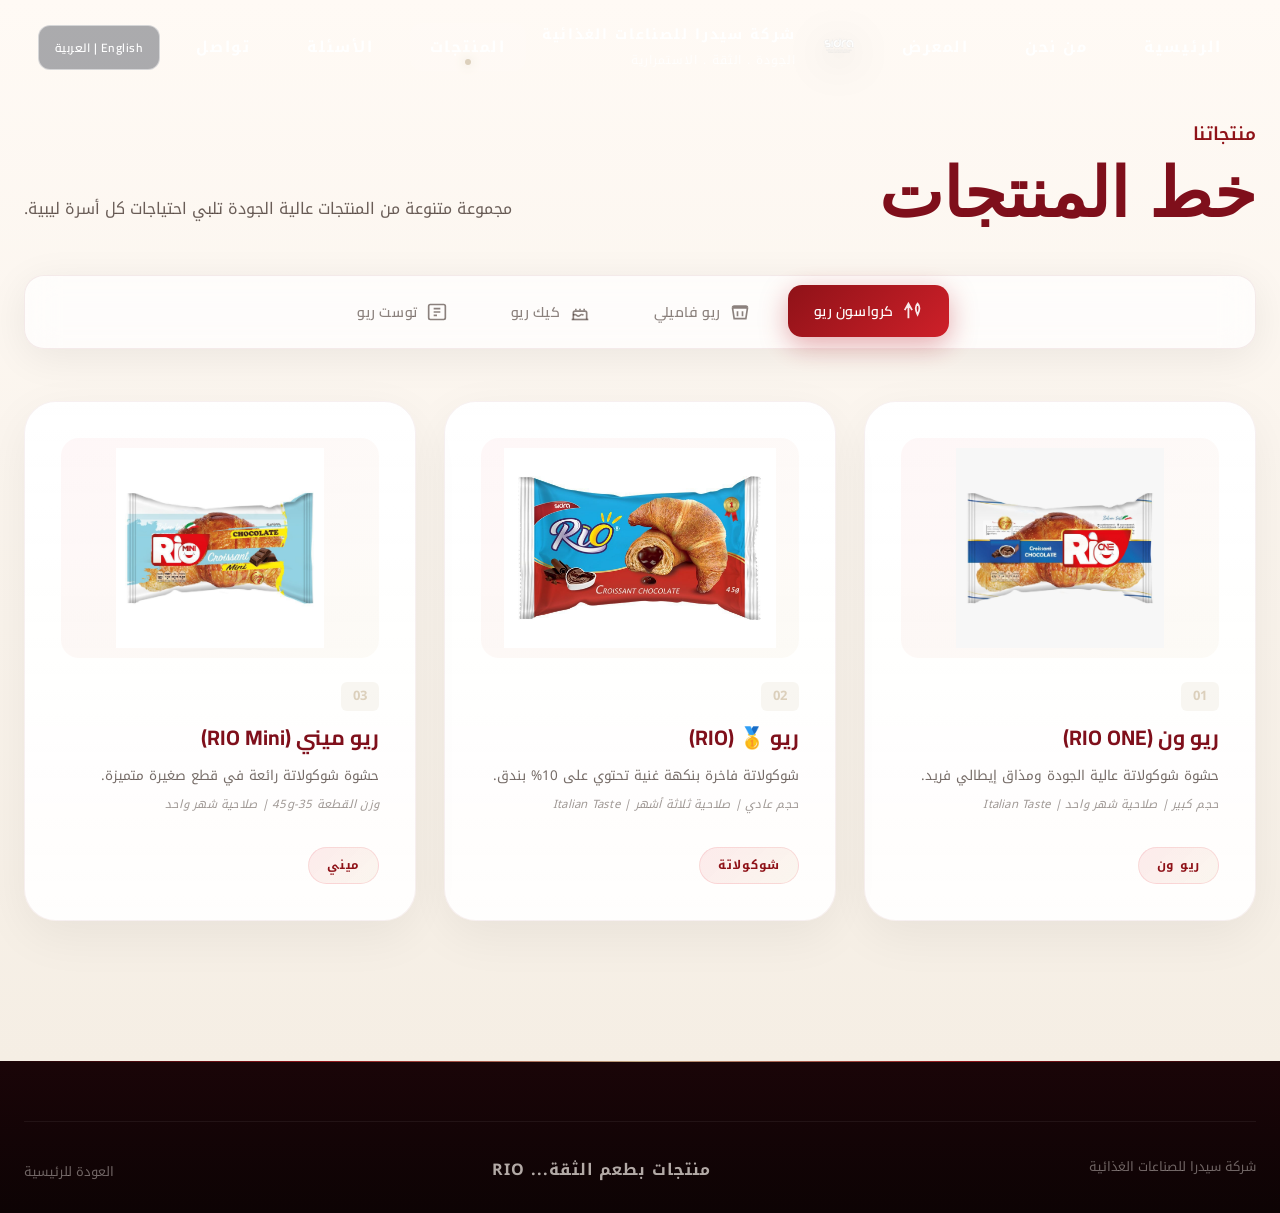
<file: products.html>
<!DOCTYPE html>
<html lang="ar" dir="rtl">

<head>
  <meta charset="UTF-8" />
  <meta name="viewport" content="width=device-width, initial-scale=1.0" />
  <title>منتجاتنا - شركة سيدرا</title>
  <meta name="description" content="Explore Sidra Food Industries products including toast, cake, and croissants." />
  <link rel="icon" type="image/png" href="images/rio-logo.png">
  <link rel="preconnect" href="https://fonts.googleapis.com">
  <link rel="preconnect" href="https://fonts.gstatic.com" crossorigin>
  <link
    href="https://fonts.googleapis.com/css2?family=Cairo:wght@400;600;700&family=Noto+Kufi+Arabic:wght@400;500;600;700&family=Cormorant+Garamond:wght@500;600;700&family=Inter:wght@400;500;600;700&family=Marcellus&display=swap"
    rel="stylesheet">
  <link rel="stylesheet" href="css/style.css">
</head>

<body>
  <div class="intro" id="intro">
    <div class="intro-logo-wrap">
      <div class="logo-switch intro-logo">
        <img src="images/sidra-logo.png" class="switch-img active" alt="Sidra Logo">
        <img src="images/rio-logo.png" class="switch-img" alt="RIO Logo">
      </div>
      <div class="intro-line">Sidra Food Industries</div>
    </div>
    <div class="intro-progress">
      <div class="intro-progress-bar"></div>
    </div>
  </div>

  <header class="navbar" id="navbar">
    <div class="navbar-inner">
      <nav class="nav-links" id="navLinks">
        <a href="index.html#home">Home</a>
        <a href="index.html#about">About</a>
        <a href="index.html#gallery">Gallery</a>
        <div class="brand-area">
          <div class="logo-switch brand-logo">
            <img src="images/sidra-logo.png" class="switch-img active" alt="Sidra Logo">
            <img src="images/rio-logo.png" class="switch-img" alt="RIO Logo">
          </div>
          <div class="logo-wrap">
            <div class="logo">SIDRA FOOD INDUSTRIES</div>
            <div class="logo-sub">Quality . Trust . Continuity</div>
          </div>
        </div>
        <a href="#products" class="active">Products</a>
        <a href="index.html#faq">FAQ</a>
        <a href="index.html#contact">Contact</a>
      </nav>

      <button class="lang-btn" id="langBtn" type="button" aria-label="Switch language">
        English | العربية
      </button>

      <button class="menu-btn" id="menuBtn" aria-label="Toggle Menu">
        <svg width="20" height="20" viewBox="0 0 24 24" fill="none" stroke="currentColor" stroke-width="2">
          <line x1="3" y1="6" x2="21" y2="6"></line>
          <line x1="3" y1="12" x2="21" y2="12"></line>
          <line x1="3" y1="18" x2="21" y2="18"></line>
        </svg>
      </button>
    </div>
  </header>


  <section class="section alt" id="products">
    <div class="container">
      <div class="section-head reveal">
        <div>
          <span class="section-kicker">منتجاتنا</span>
          <h2 class="en-title">خط المنتجات</h2>
        </div>
        <p class="section-intro">
          مجموعة متنوعة من المنتجات عالية الجودة تلبي احتياجات كل أسرة ليبية.
        </p>
      </div>

      <div class="product-tabs reveal">
        <button class="product-tab active" data-tab="single" id="tab-single">
          <svg viewBox="0 0 24 24" fill="none" stroke="currentColor" stroke-width="2" width="20" height="20">
            <path d="M3 11l4-7 4 7M7 4v16M17 4c0 0-2 2-2 5s2 7 2 7s2-4 2-7-2-5-2-5z" />
          </svg>
          كرواسون ريو
        </button>
        <button class="product-tab" data-tab="bucket" id="tab-bucket">
          <svg viewBox="0 0 24 24" fill="none" stroke="currentColor" stroke-width="2" width="20" height="20">
            <path d="M3 7h18M3 7a2 2 0 0 1 2-2h14a2 2 0 0 1 2 2M3 7l2 13h14l2-13" />
            <path d="M9 11v6m6-6v6" />
          </svg>
          ريو فاميلي
        </button>
        <button class="product-tab" data-tab="cake" id="tab-cake">
          <svg viewBox="0 0 24 24" fill="none" stroke="currentColor" stroke-width="2" width="20" height="20">
            <path d="M20 21v-8a2 2 0 0 0-2-2H6a2 2 0 0 0-2 2v8" />
            <path d="M4 16s.5-1 2-1 2.5 2 4 2 2.5-2 4-2 2 1 2 1" />
            <path d="M2 21h20" />
            <path d="M7 8v2" />
            <path d="M12 8v2" />
            <path d="M17 8v2" />
          </svg>
          كيك ريو
        </button>
        <button class="product-tab" data-tab="toast" id="tab-toast">
          <svg viewBox="0 0 24 24" fill="none" stroke="currentColor" stroke-width="2" width="20" height="20">
            <rect x="2" y="3" width="20" height="18" rx="2" />
            <path d="M8 12h8M8 8h8M8 16h4" />
          </svg>
          توست ريو
        </button>
      </div>

      <!-- RIO Croissant Panel (Order: Rio One, Rio, Rio Mini) -->
      <div class="product-panel active" id="panel-single">
        <div class="products-grid reveal">

          <!-- 1. Rio ONE -->
          <article class="product-card" id="card-rio-one">
            <div class="product-image"><img src="images/RioImages/photo_2026-04-15_19-39-06.jpg"
                alt="Rio ONE Croissant Chocolate" loading="lazy"></div>
            <div class="product-index">01</div>
            <h3>ريو ون (RIO ONE)</h3>
            <p>حشوة شوكولاتة عالية الجودة ومذاق إيطالي فريد.<br><span class="product-nutrition">حجم كبير | صلاحية شهر
                واحد | Italian Taste</span></p>
            <span class="product-tag">ريو ون</span>
          </article>

          <!-- 2. Rio Regular -->
          <article class="product-card" id="card-rio-regular">
            <div class="product-image"><img src="images/RioImages/photo_2026-04-15_19-39-08.jpg"
                alt="Rio Croissant Chocolate 45g" loading="lazy"></div>
            <div class="product-index">02</div>
            <h3>ريو 🥇 (RIO)</h3>
            <p>شوكولاتة فاخرة بنكهة غنية تحتوي على 10% بندق.<br><span class="product-nutrition">حجم عادي | صلاحية ثلاثة
                أشهر | Italian Taste</span></p>
            <span class="product-tag">شوكولاتة</span>
          </article>

          <!-- 3. Rio Mini -->
          <article class="product-card" id="card-rio-mini">
            <div class="product-image"><img src="images/RioImages/photo_2026-04-15_20-32-44.jpg"
                alt="Rio Mini Croissant Chocolate" loading="lazy"></div>
            <div class="product-index">03</div>
            <h3>ريو ميني (RIO Mini)</h3>
            <p>حشوة شوكولاتة رائعة في قطع صغيرة متميزة.<br><span class="product-nutrition">وزن القطعة 35-45g | صلاحية
                شهر واحد</span></p>
            <span class="product-tag">ميني</span>
          </article>
        </div>
      </div>

      <!-- RIO Family Croissant Panel (Order: Family, Butter Preserve, Butter Bag) -->
      <div class="product-panel" id="panel-bucket">
        <div class="products-grid reveal">

          <!-- 1. Family Croissant -->
          <article class="product-card" id="card-family-8">
            <div class="product-image"><img src="images/RioImages/photo_2026-04-15_20-33-02.jpg"
                alt="Rio Family Croissant Bucket" loading="lazy"></div>
            <div class="product-index">01</div>
            <h3>كرواسون عائلي — Rio Family</h3>
            <p>كرواسون عبوة عائلية تحتوي على 8 قطع. وزن القطعة 65 جرام.<br><span class="product-nutrition">8 قطع
                | صلاحية شهر واحد | Family Pack</span></p>
            <span class="product-tag">عائلي - 8 قطع</span>
          </article>

          <!-- 2. Extra Butter (Preserve) -->
          <article class="product-card" id="card-extra-preserve">
            <div class="product-image"><img src="images/RioImages/croissant_b.jpg" alt="كرواسون إكسترا زبدة حافظة"
                loading="lazy">
            </div>
            <div class="product-index">02</div>
            <h3>كرواسون إكسترا زبدة — حافظة</h3>
            <p>كرواسون إكسترا زبدة في عبوة حافظة تحتوي على 8 قطع. وزن القطعة 85-90 جرام.<br><span
                class="product-nutrition">عبوة حافظة | Extra Butter | Premium</span></p>
            <span class="product-tag">عبوة حافظة</span>
          </article>

          <!-- 3. Extra Butter (Bag) -->
          <article class="product-card" id="card-extra-bag">
            <div class="product-image"><img src="images/RioImages/croissant_bag.png" alt="كرواسون إكسترا زبدة كيس"
                loading="lazy">
            </div>
            <div class="product-index">03</div>
            <h3>كرواسون إكسترا زبدة — كيس</h3>
            <p>كرواسون إكسترا زبدة في كيس عملي يحتوي على 8 قطع. وزن القطعة 85-90 جرام.<br><span
                class="product-nutrition">كيس | Extra Butter | Italian Taste</span></p>
            <span class="product-tag">عبوة كيس</span>
          </article>
        </div>
      </div>

      <!-- RIO Cake Panel -->
      <div class="product-panel" id="panel-cake">
        <div class="products-grid reveal products-grid--center">
          <article class="product-card" id="card-cake-vanilla">
            <div class="product-image"><img src="images/RioImages/photo_2026-04-15_19-39-13.jpg"
                alt="Rio Cake Pound Cake Vanilla" loading="lazy"></div>
            <div class="product-index">01</div>
            <h3>باوند كيك — Pound Cake Vanilla</h3>
            <p>كيك الفانيليا الإيطالي الطازج. وزن 150 جرام.<br><span class="product-nutrition">نكهة الفانيلا | صلاحية 3
                أشهر | Italian Taste</span></p>
            <span class="product-tag">فانيليا 150 جرام</span>
          </article>
        </div>
      </div>

      <!-- RIO Toast Panel (Order: Small, Large, Barley, Oats, Milk, Multi) -->
      <div class="product-panel" id="panel-toast">
        <div class="products-grid reveal">

          <!-- 1. Small Toast -->
          <article class="product-card" id="card-toast-small">
            <div class="product-image"><img src="images/RioImages/photo_2026-04-15_20-32-20.jpg"
                alt="Rio Toast White Small" loading="lazy"></div>
            <div class="product-index">01</div>
            <h3>توست ريو — عادي صغير</h3>
            <p>توست عادي بحجم فردي — مثالي للاستخدام اليومي.<br><span class="product-nutrition">طاقة: 284
                kcal | دهون: 1.69g | Italian Taste</span></p>
            <span class="product-tag">حجم صغير</span>
          </article>

          <!-- 2. Large Toast (Family) -->
          <article class="product-card" id="card-toast-large">
            <div class="product-image"><img src="images/RioImages/photo_2026-04-15_20-32-07.jpg"
                alt="Rio Toast White Large" loading="lazy"></div>
            <div class="product-index">02</div>
            <h3>توست ريو — عادي كبير (عائلي)</h3>
            <p>توست عادي بحجم عائلي كبير — ناعم وطازج.<br><span class="product-nutrition">طاقة: 284
                kcal | دهون: 1.69g | دهون مشبعة: 0.29g</span></p>
            <span class="product-tag">حجم عائلي</span>
          </article>

          <!-- 3. Barley Toast -->
          <article class="product-card" id="card-toast-barley">
            <div class="product-image"><img src="images/RioImages/photo_2026-04-15_20-32-50.jpg" alt="Rio Toast Barley"
                loading="lazy"></div>
            <div class="product-index">03</div>
            <h3>توست ريو بالشعير</h3>
            <p>توست بالشعير — نكهة طبيعية مميزة وغنية بالمعادن.<br><span class="product-nutrition">طاقة: 284
                kcal | دهون: 1.69g | ألياف طبيعية</span></p>
            <span class="product-tag">شعير</span>
          </article>

          <!-- 4. Oats Toast -->
          <article class="product-card" id="card-toast-oats">
            <div class="product-image"><img src="images/RioImages/photo_2026-04-15_20-32-37.jpg" alt="Rio Toast Oats"
                loading="lazy"></div>
            <div class="product-index">04</div>
            <h3>توست ريو الشوفان</h3>
            <p>توست الشوفان — غني بالألياف للشعور بالشبع.<br><span class="product-nutrition">طاقة: 284 kcal |
                دهون: 1.69g | سكر: 5g</span></p>
            <span class="product-tag">شوفان</span>
          </article>

          <!-- 5. Milk Toast -->
          <article class="product-card" id="card-toast-milk">
            <div class="product-image"><img src="images/RioImages/photo_2026-04-15_19-39-31.jpg" alt="Rio Toast Milk"
                loading="lazy"></div>
            <div class="product-index">05</div>
            <h3>توست ريو بالحليب</h3>
            <p>توست بالحليب — شرائح طازجة ناعمة.<br><span class="product-nutrition">طاقة: 284 kcal |
                دهون: 1.69g | سكر: 5g</span></p>
            <span class="product-tag">حليب</span>
          </article>

          <!-- 6. Multi-Grain Toast -->
          <article class="product-card" id="card-toast-multi">
            <div class="product-image"><img src="images/RioImages/photo_2026-04-15_20-32-56.jpg"
                alt="Rio Toast Multi-Grain" loading="lazy"></div>
            <div class="product-index">06</div>
            <h3>توست ريو متعدد الحبوب</h3>
            <p>توست متعدد الحبوب — مزيج غني من الحبوب الكاملة لصحة أفضل.<br><span class="product-nutrition">طاقة: 284
                kcal | حبوب كاملة | Italian Taste</span></p>
            <span class="product-tag">متعدد الحبوب</span>
          </article>
        </div>
      </div>
    </div>
  </section>

  <footer class="footer">
    <div class="container">
      <div class="footer-bottom">
        <div class="footer-company">شركة سيدرا لصناعة الغذائيات</div>
        <div class="footer-slogan" style="margin-top: 5px; opacity: 0.8;">RIO ... منتجات بطعم الثقة</div>
        <div style="margin-top: 10px;"><a href="index.html#home" style="color: inherit; text-decoration: none;">العودة
            للرئيسية</a></div>
      </div>
    </div>
  </footer>

  <button class="back-to-top" id="backToTop" aria-label="Back to top">
    <svg viewBox="0 0 24 24" fill="none" stroke="currentColor" stroke-width="2">
      <polyline points="18 15 12 9 6 15"></polyline>
    </svg>
  </button>

  <script src="javascript/js/main.js"></script>
</body>

</html>
</file>
<file: css/style.css>
/* ============================================
   SIDRA FOOD INDUSTRIES - MAIN STYLESHEET
   Author: Sidra Development Team
   Version: 1.0.0
   ============================================ */

/* ============================================
   TABLE OF CONTENTS
   --------------------------------------------
   1. CSS Variables / Custom Properties
   2. Reset & Base Styles
   3. Typography
   4. Components
   5. Layout
   6. Sections
   7. Animations
   8. Responsive Design
   ============================================ */

/* ============================================
   1. CSS VARIABLES
   ============================================ */
:root {
  /* Colors */
  --bg: #090909;
  --surface: #101010;
  --surface-2: #171717;
  --text: #fff8f2;
  --muted: #eadac9;
  --red: #ce2029;
  --red-2: #8f1218;
  --gold: #bda27e;
  --gold-soft: #dcd0bc;
  --white: #fffdf9;

  /* Borders & Shadows */
  --line: rgba(255, 255, 255, 0.08);
  --shadow: 0 30px 80px rgba(0, 0, 0, .35);
  --shadow-lg: 0 50px 100px rgba(0, 0, 0, .45);

  /* Spacing & Sizing */
  --radius: 24px;
  --radius-lg: 32px;
  --container: min(1280px, calc(100% - 48px));

  /* Transitions */
  --transition-fast: 0.25s ease;
  --transition-normal: 0.35s ease;
  --transition-slow: 0.5s ease;
}

/* ============================================
     2. RESET & BASE STYLES
     ============================================ */
* {
  margin: 0;
  padding: 0;
  box-sizing: border-box;
}

html {
  scroll-behavior: smooth;
}

body {
  font-family: 'Noto Kufi Arabic', 'Cairo', 'Inter', sans-serif;
  background: #f8f4ee;
  color: #1a1c20;
  overflow-x: hidden;
  line-height: 1.6;
}

/* Background Decorations */
body::before {
  content: '';
  position: fixed;
  inset: 0;
  pointer-events: none;
  background:
    radial-gradient(circle at top left, rgba(225, 38, 52, .06), transparent 30%),
    radial-gradient(circle at top right, rgba(198, 154, 61, .07), transparent 32%),
    radial-gradient(circle at bottom left, rgba(179, 15, 29, .05), transparent 28%);
  z-index: -2;
}

/* Custom Scrollbar */
::-webkit-scrollbar {
  width: 10px;
}

::-webkit-scrollbar-track {
  background: #f8f4ee;
}

::-webkit-scrollbar-thumb {
  background: var(--red-2);
  border-radius: 10px;
}

/* ============================================
     3. TYPOGRAPHY
     ============================================ */
.en-title,
.nav-links a,
.intro-line,
.section-kicker,
.product-index,
.logo-sub,
.logo {
  font-family: 'Noto Kufi Arabic', 'Marcellus', 'Inter', serif;
}

/* ============================================
     4. COMPONENTS
     ============================================ */

/* --- Container --- */
.container {
  width: var(--container);
  margin: 0 auto;
}

/* --- Buttons --- */
.btn {
  display: inline-flex;
  align-items: center;
  justify-content: center;
  gap: 10px;
  min-width: 180px;
  padding: 16px 32px;
  border-radius: 16px;
  font-size: 13px;
  letter-spacing: .1em;
  text-transform: uppercase;
  text-decoration: none;
  cursor: pointer;
  transition: var(--transition-normal);
  border: none;
  position: relative;
  overflow: hidden;
  font-family: 'Marcellus', 'Inter', serif;
  font-weight: 600;
}

.btn::before {
  content: '';
  position: absolute;
  inset: 0;
  background: linear-gradient(120deg, transparent 20%, rgba(255, 255, 255, .35) 50%, transparent 80%);
  transform: translateX(-150%);
  transition: .7s ease;
}

.btn:hover::before {
  transform: translateX(120%);
}

.btn-primary {
  background: var(--red);
  color: var(--white);
  box-shadow: 0 8px 25px rgba(206, 32, 41, .25);
  border-radius: 50px;
}

.btn-primary:hover {
  transform: translateY(-3px);
  box-shadow: 0 15px 35px rgba(206, 32, 41, .4);
  background: var(--red-2);
}

.btn-secondary {
  border: 2px solid rgba(255, 255, 255, .25);
  background: rgba(255, 255, 255, .08);
  color: var(--white);
  backdrop-filter: blur(12px);
}

.btn-secondary:hover {
  background: rgba(198, 154, 61, .15);
  border-color: var(--gold-soft);
  transform: translateY(-3px);
}

/* --- RIO Shape Buttons --- */
.rio-shape-btn {
  direction: inherit;
  position: relative;
  isolation: isolate;
  overflow: hidden;
  border: none;
  border-radius: 50px;
  color: var(--white);
  background: var(--red);
  box-shadow: 0 8px 20px rgba(206, 32, 41, .25);
  transition: transform .22s ease, box-shadow .22s ease, background .22s ease;
}

.rio-shape-btn::before {
  display: none;
}

.rio-shape-btn>* {
  position: relative;
  z-index: 1;
}

.rio-shape-btn.btn {
  color: var(--white);
  background: var(--red);
  border: none;
  min-height: 60px;
  padding: 16px 36px;
  letter-spacing: .04em;
  border-radius: 50px;
}

.btn.btn-secondary.rio-shape-btn {
  backdrop-filter: none;
  border: 2px solid var(--white);
  background: transparent;
  color: var(--white);
}

.btn.btn-secondary.rio-shape-btn:hover {
  background: var(--white);
  color: var(--red);
}

.products-read-more .btn.rio-shape-btn {
  min-width: 210px;
}

/* Add the logo-like angled corner on CTA buttons */
.hero-actions .btn.rio-shape-btn,
.products-read-more .btn.rio-shape-btn {
  border-radius: 22px 0 86px 22px;
  clip-path: polygon(0% 0%, 90% 0%, 100% 0%, 97% 42%, 92% 100%, 0% 100%);
}

.lang-btn.rio-shape-btn {
  min-width: 150px;
  min-height: 48px;
  padding: 10px 16px;
  border-radius: 50px;
  color: var(--red) !important;
  background: transparent;
  border: 2px solid var(--red);
  box-shadow: none;
}

.lang-btn.rio-shape-btn:hover {
  color: var(--white) !important;
  background: var(--red);
}

.navbar.scrolled .lang-btn.rio-shape-btn {
  color: var(--white) !important;
  border-color: transparent;
  background: var(--red);
}

.btn.rio-shape-btn {
  min-width: 190px;
}

.rio-shape-btn:hover {
  transform: translateY(-1px);
  box-shadow: inset 0 2px 6px rgba(255, 255, 255, .18), 0 10px 22px rgba(0, 0, 0, .24);
}


html[lang="ar"] .nav-links a {
  font-size: 15px;
  font-weight: 700;
}

html[lang="ar"] .logo {
  font-size: 14px;
  letter-spacing: .12em;
}

html[lang="ar"] .logo-sub {
  font-size: 12px;
  letter-spacing: .08em;
}

html[lang="ar"] .hero-actions .btn-primary,
html[lang="ar"] .hero-actions .btn-secondary {
  font-size: 15px;
  font-weight: 700;
  letter-spacing: .02em;
}

html[lang="ar"] .hero-copy h1.hero-company-title {
  font-family: 'Cairo', sans-serif;
  font-size: clamp(34px, 5.8vw, 72px);
  line-height: 1.2;
  letter-spacing: 0.06em;
  font-weight: 800;
}

/* ============================================
     5. LAYOUT
     ============================================ */

/* --- Intro / Loading Screen --- */
/* ============================================
     INTRO / LOADING SCREEN - سريع
     ============================================ */
.intro {
  position: fixed;
  inset: 0;
  z-index: 3000;
  display: flex;
  align-items: center;
  justify-content: center;
  background: linear-gradient(135deg, #1a0204 0%, #3d0509 40%, #55070d 70%, #090909 100%);
  /* يختفي تلقائياً بعد 1.5 ثانية */
  animation: introFadeOut 0.5s ease 1.5s forwards;
}

@keyframes introFadeOut {
  to {
    opacity: 0;
    visibility: hidden;
    pointer-events: none;
  }
}

.intro::before {
  content: '';
  position: absolute;
  inset: 0;
  background:
    radial-gradient(circle at 50% 50%, rgba(198, 154, 61, .25), transparent 25%),
    radial-gradient(circle at 30% 25%, rgba(255, 255, 255, .08), transparent 22%);
  animation: introGlow 3s ease-in-out infinite alternate;
}

.intro-logo-wrap {
  position: relative;
  text-align: center;
  z-index: 2;
}

.intro-logo {
  width: min(380px, 65vw);
  filter: drop-shadow(0 20px 50px rgba(0, 0, 0, .6));
  animation: logoEnter 1s cubic-bezier(.2, .8, .2, 1) forwards;
  opacity: 0;
  transform: translateY(30px) scale(.85);
}

.intro-line {
  margin-top: 24px;
  letter-spacing: normal;
  font-size: 16px;
  color: rgba(255, 248, 242, .85);
  text-transform: none;
  animation: fadeLine 1s ease .3s forwards;
  opacity: 0;
}

.intro-progress {
  position: absolute;
  bottom: 60px;
  left: 50%;
  transform: translateX(-50%);
  width: 200px;
  height: 3px;
  background: rgba(255, 255, 255, .1);
  border-radius: 10px;
  overflow: hidden;
}

.intro-progress-bar {
  height: 100%;
  background: linear-gradient(90deg, var(--red-2), var(--gold-soft));
  animation: progressBar 1s ease forwards;
}

@keyframes logoEnter {
  0% {
    opacity: 0;
    transform: translateY(30px) scale(.85);
  }

  100% {
    opacity: 1;
    transform: translateY(0) scale(1);
  }
}

@keyframes fadeLine {
  to {
    opacity: 1;
  }
}

@keyframes introGlow {
  from {
    transform: scale(1);
  }

  to {
    transform: scale(1.1);
  }
}

@keyframes progressBar {
  to {
    width: 100%;
  }
}

/* --- Navbar --- */
.navbar {
  position: fixed;
  top: 0;
  left: 0;
  width: 100%;
  z-index: 1000;
  transition: var(--transition-normal);
  padding: 20px 0;
  background: transparent;
  backdrop-filter: none;
  border-bottom: none;
}

.navbar.scrolled {
  background: rgba(248, 244, 238, 0.96);
  backdrop-filter: blur(16px);
  padding: 14px 0;
  box-shadow: 0 8px 40px rgba(0, 0, 0, .12);
}

.navbar.scrolled .nav-links a {
  color: #5a1515;
  background: transparent;
}

.navbar.scrolled .nav-links a:hover,
.navbar.scrolled .nav-links a.active {
  color: var(--red-2);
  background: rgba(225, 38, 52, .08);
}

.navbar.scrolled .logo {
  color: #7f0f1b;
}

.navbar.scrolled .logo-sub {
  color: rgba(127, 15, 27, .75);
}

.navbar.scrolled .lang-btn.rio-shape-btn {
  color: #fff !important;
  border-color: transparent;
  background: var(--red);
}

.navbar-inner {
  width: var(--container);
  margin: 0 auto;
  display: flex;
  align-items: center;
  justify-content: center;
  gap: 16px;
  direction: inherit;
}

.brand-area {
  display: flex;
  align-items: center;
  gap: 16px;
}

.brand-logo {
  width: 54px;
  height: auto;
  filter: drop-shadow(0 8px 20px rgba(0, 0, 0, .3));
  animation: floatY 5s ease-in-out infinite;
}

/* --- Logo Switcher --- */
.logo-switch {
  position: relative;
  display: flex;
  align-items: center;
  justify-content: center;
  aspect-ratio: 1;
  /* Match width/height dynamically */
}

.logo-switch.brand-logo {
  height: 54px;
  /* keep this for navbar */
}

.logo-switch .switch-img {
  position: absolute;
  width: 100%;
  height: 100%;
  object-fit: contain;
  left: 0;
  top: 0;
  opacity: 0;
  transition: opacity 0.6s ease-in-out;
}

.logo-switch .switch-img.active {
  opacity: 1;
}

.logo-wrap {
  display: flex;
  flex-direction: column;
  gap: 4px;
}

.logo {
  color: #ffffff;
  letter-spacing: .22em;
  font-size: 12px;
  font-weight: 700;
  text-transform: uppercase;
}

.logo-sub {
  color: rgba(255, 255, 255, .8);
  font-size: 10px;
  letter-spacing: .18em;
  text-transform: uppercase;
}

.nav-links {
  display: flex;
  align-items: center;
  justify-content: center;
  gap: 16px;
  direction: inherit;
}

.nav-links a {
  position: relative;
  color: #ffffff;
  text-decoration: none;
  font-size: 13px;
  letter-spacing: .12em;
  text-transform: uppercase;
  padding: 12px 20px;
  border-radius: 12px;
  transition: var(--transition-normal);
  font-weight: 500;
}

.nav-links a:hover,
.nav-links a.active {
  color: #ffffff;
  background: rgba(255, 255, 255, .12);
}

.nav-links a.active::after {
  content: '';
  position: absolute;
  bottom: 6px;
  left: 50%;
  transform: translateX(-50%);
  width: 6px;
  height: 6px;
  background: var(--gold-soft);
  border-radius: 50%;
  box-shadow: 0 0 12px var(--gold-soft);
}

.lang-btn {
  border: 1px solid rgba(255, 255, 255, .5);
  background: rgba(15, 23, 42, .35);
  color: #ffffff;
  border-radius: 12px;
  padding: 10px 16px;
  font-size: 12px;
  font-weight: 600;
  letter-spacing: .04em;
  cursor: pointer;
  transition: var(--transition-fast);
  font-family: 'Cairo', 'Inter', sans-serif;
  white-space: nowrap;
}

.lang-btn:hover {
  color: var(--red-2);
  border-color: rgba(225, 38, 52, .35);
  background: rgba(225, 38, 52, .08);
}

.menu-btn {
  display: none;
  border: 1px solid rgba(225, 38, 52, .3);
  background: rgba(127, 15, 27, .05);
  color: #c69a3d;
  width: 48px;
  height: 48px;
  border-radius: 14px;
  cursor: pointer;
  transition: var(--transition-fast);
}

.menu-btn:hover {
  background: rgba(225, 38, 52, .12);
  border-color: rgba(225, 38, 52, .3);
}

/* ============================================
     6. SECTIONS
     ============================================ */

/* --- Hero Section --- */
.hero {
  position: relative;
  min-height: 100vh;
  display: flex;
  align-items: center;
  padding: 140px 0 80px;
  overflow: hidden;
  background: #1a1615;
}

.hero-bg {
  padding: 14px 0;
  box-shadow: 0 8px 40px rgba(0, 0, 0, .12);
}

.navbar.scrolled .nav-links a {
  color: #5a1515;
  background: transparent;
}

.navbar.scrolled .nav-links a:hover,
.navbar.scrolled .nav-links a.active {
  color: var(--red-2);
  background: rgba(225, 38, 52, .08);
}

.navbar.scrolled .logo {
  color: #7f0f1b;
}

.navbar.scrolled .logo-sub {
  color: rgba(127, 15, 27, .75);
}

.navbar.scrolled .lang-btn.rio-shape-btn {
  color: #fff !important;
  border-color: transparent;
  background: var(--red);
}

.navbar-inner {
  width: var(--container);
  margin: 0 auto;
  display: flex;
  align-items: center;
  justify-content: center;
  gap: 16px;
  direction: inherit;
}

.brand-area {
  display: flex;
  align-items: center;
  gap: 16px;
}

.brand-logo {
  width: 54px;
  height: auto;
  filter: drop-shadow(0 8px 20px rgba(0, 0, 0, .3));
  animation: floatY 5s ease-in-out infinite;
}

/* --- Logo Switcher --- */
.logo-switch {
  position: relative;
  display: flex;
  align-items: center;
  justify-content: center;
  aspect-ratio: 1;
  /* Match width/height dynamically */
}

.logo-switch.brand-logo {
  height: 54px;
  /* keep this for navbar */
}

.logo-switch .switch-img {
  position: absolute;
  width: 100%;
  height: 100%;
  object-fit: contain;
  left: 0;
  top: 0;
  opacity: 0;
  transition: opacity 0.6s ease-in-out;
}

.logo-switch .switch-img.active {
  opacity: 1;
}

.logo-wrap {
  display: flex;
  flex-direction: column;
  gap: 4px;
}

.logo {
  color: #ffffff;
  letter-spacing: .22em;
  font-size: 12px;
  font-weight: 700;
  text-transform: uppercase;
}

.logo-sub {
  color: rgba(255, 255, 255, .8);
  font-size: 10px;
  letter-spacing: .18em;
  text-transform: uppercase;
}

.nav-links {
  display: flex;
  align-items: center;
  justify-content: center;
  gap: 16px;
  direction: inherit;
}

.nav-links a {
  position: relative;
  color: #ffffff;
  text-decoration: none;
  font-size: 13px;
  letter-spacing: .12em;
  text-transform: uppercase;
  padding: 12px 20px;
  border-radius: 12px;
  transition: var(--transition-normal);
  font-weight: 500;
}

.nav-links a:hover,
.nav-links a.active {
  color: #ffffff;
  background: rgba(255, 255, 255, .12);
}

.nav-links a.active::after {
  content: '';
  position: absolute;
  bottom: 6px;
  left: 50%;
  transform: translateX(-50%);
  width: 6px;
  height: 6px;
  background: var(--gold-soft);
  border-radius: 50%;
  box-shadow: 0 0 12px var(--gold-soft);
}

.lang-btn {
  border: 1px solid rgba(255, 255, 255, .5);
  background: rgba(15, 23, 42, .35);
  color: #ffffff;
  border-radius: 12px;
  padding: 10px 16px;
  font-size: 12px;
  font-weight: 600;
  letter-spacing: .04em;
  cursor: pointer;
  transition: var(--transition-fast);
  font-family: 'Cairo', 'Inter', sans-serif;
  white-space: nowrap;
}

.lang-btn:hover {
  color: var(--red-2);
  border-color: rgba(225, 38, 52, .35);
  background: rgba(225, 38, 52, .08);
}

.menu-btn {
  display: none;
  border: 1px solid rgba(225, 38, 52, .3);
  background: rgba(127, 15, 27, .05);
  color: #c69a3d;
  width: 48px;
  height: 48px;
  border-radius: 14px;
  cursor: pointer;
  transition: var(--transition-fast);
}

.menu-btn:hover {
  background: rgba(225, 38, 52, .12);
  border-color: rgba(225, 38, 52, .3);
}

/* ============================================
     6. SECTIONS
     ============================================ */

/* --- Hero Section --- */
.hero {
  position: relative;
  min-height: 100vh;
  display: flex;
  align-items: center;
  padding: 140px 0 80px;
  overflow: hidden;
  background: #1a1615;
}

.hero-bg {
  position: absolute;
  inset: 0;
  z-index: 0;
}

.hero-bg .hero-slide {
  position: absolute;
  top: 0;
  left: 0;
  width: 100%;
  height: 100%;
  opacity: 0;
  transition: opacity 1.2s ease-in-out;
}

.hero-bg .hero-slide img {
  width: 100%;
  height: 100%;
  object-fit: cover;
  filter: saturate(1.3) contrast(1.1);
}

.hero-bg .hero-slide.active {
  opacity: 1;
  /* Make image fully bright */
}

.hero-bg::after {
  content: '';
  position: absolute;
  inset: 0;
  background:
    linear-gradient(180deg, rgba(15, 5, 5, 0) 0%, rgba(15, 5, 5, 0) 40%, rgba(10, 5, 5, .75) 100%),
    linear-gradient(90deg, rgba(120, 15, 20, .1) 0%, transparent 40%);
}

.hero-grid {
  position: relative;
  z-index: 2;
  width: var(--container);
  margin: 0 auto;
  display: grid;
  grid-template-columns: 1fr 1fr;
  align-items: center;
  gap: 60px;
}

.hero-copy {
  max-width: 600px;
}

.eyebrow {
  display: inline-flex;
  align-items: center;
  gap: 14px;
  color: var(--gold-soft);
  font-size: 11px;
  letter-spacing: .3em;
  text-transform: uppercase;
  margin-bottom: 20px;
  direction: ltr;
  font-weight: 600;
}

.eyebrow::before {
  content: '';
  width: 50px;
  height: 2px;
  background: linear-gradient(90deg, var(--gold-soft), var(--red-2));
  border-radius: 2px;
}

.hero-copy h1 {
  font-family: 'Cormorant Garamond', serif;
  font-size: clamp(90px, 12vw, 160px);
  line-height: .85;
  letter-spacing: -.02em;
  color: #fff8ef;
  text-shadow: 0 20px 60px rgba(0, 0, 0, .5);
  margin-bottom: 24px;
  font-weight: 700;
}

.hero-copy h1.hero-company-title {
  font-family: 'Cormorant Garamond', serif;
  font-size: clamp(44px, 6.8vw, 96px);
  line-height: 1.05;
  letter-spacing: -0.02em;
  margin-bottom: 20px;
}

.hero-copy p {
  max-width: 480px;
  font-size: 18px;
  line-height: 2;
  color: rgba(255, 248, 242, .95);
  margin-bottom: 36px;
  text-shadow: 0 2px 20px rgba(0, 0, 0, .3);
}

.hero-actions {
  display: flex;
  gap: 16px;
  flex-wrap: wrap;
}

.hero-visual {
  position: relative;
  display: flex;
  justify-content: center;
  align-items: center;
}

.hero-image-container {
  position: relative;
  width: min(450px, 100%);
  aspect-ratio: 1;
}

.hero-image-bg {
  position: absolute;
  inset: -30px;
  background: radial-gradient(circle, rgba(198, 154, 61, .3), transparent 70%);
  filter: blur(40px);
  animation: pulse 4s ease-in-out infinite;
}

.hero-image {
  width: 100%;
  height: 100%;
  object-fit: contain;
  filter: drop-shadow(0 30px 60px rgba(0, 0, 0, .4));
  animation: floatY 6s ease-in-out infinite;
  position: relative;
  z-index: 1;
}

.hero-badge {
  position: absolute;
  bottom: 40px;
  right: -20px;
  background: linear-gradient(135deg, var(--gold), var(--gold-soft));
  color: #1a0805;
  padding: 16px 24px;
  border-radius: 16px;
  font-weight: 700;
  font-size: 14px;
  box-shadow: 0 15px 40px rgba(198, 154, 61, .4);
  z-index: 2;
  animation: floatY 4s ease-in-out infinite 1s;
}

.hero-badge span {
  display: block;
  font-size: 11px;
  font-weight: 500;
  opacity: .8;
  margin-top: 4px;
}

/* --- Marquee Section --- */
.marquee-section {
  background: linear-gradient(90deg, #7f0f1b, #1a0508);
  padding: 20px 0;
  overflow: hidden;
  position: relative;
}

.marquee-section::before,
.marquee-section::after {
  content: '';
  position: absolute;
  top: 0;
  bottom: 0;
  width: 100px;
  z-index: 2;
}

.marquee-section::before {
  left: 0;
  background: linear-gradient(90deg, #7f0f1b, transparent);
}

.marquee-section::after {
  right: 0;
  background: linear-gradient(-90deg, #7f0f1b, transparent);
}

.marquee-content {
  display: flex;
  width: max-content;
  flex-wrap: nowrap;
  animation: marquee 30s linear infinite;
  will-change: transform;
}

.marquee-item {
  flex-shrink: 0;
  display: flex;
  align-items: center;
  gap: 50px;
  padding: 0 50px;
  white-space: nowrap;
  color: var(--gold-soft);
  font-size: 14px;
  letter-spacing: .3em;
  text-transform: uppercase;
  font-weight: 600;
}

.marquee-item svg {
  width: 24px;
  height: 24px;
  opacity: .6;
}

/* --- Section Base --- */
.section {
  position: relative;
  padding: 120px 0;
}

.section.alt {
  background: linear-gradient(180deg, #fffaf5, #f5eee4);
}

.section.dark {
  background: linear-gradient(180deg, #0d0806, #1a0a08);
  color: var(--text);
}

.section-head {
  display: flex;
  align-items: end;
  justify-content: space-between;
  gap: 40px;
  margin-bottom: 50px;
}

.section-kicker {
  color: var(--red-2);
  font-size: 18px;
  letter-spacing: normal;
  text-transform: none;
  margin-bottom: 14px;
  display: block;
  font-weight: 600;
}

.section.dark .section-kicker {
  color: var(--gold-soft);
}

.section h2 {
  font-family: 'Marcellus', 'Cormorant Garamond', serif;
  font-size: clamp(48px, 6vw, 68px);
  line-height: .92;
  color: #7f0f1b;
  font-weight: 600;
}

.section.dark h2 {
  color: var(--text);
}

.section-intro {
  max-width: 520px;
  color: rgba(43, 27, 21, .7);
  line-height: 2;
  font-size: 16px;
}

.section.dark .section-intro {
  color: rgba(255, 248, 242, .7);
}

/* --- Stats Section --- */
.stats-grid {
  display: grid;
  grid-template-columns: repeat(4, 1fr);
  gap: 24px;
}

.stat-card {
  background: linear-gradient(180deg, rgba(255, 255, 255, .9), rgba(255, 255, 255, .7));
  border: 1px solid rgba(127, 15, 27, .08);
  border-radius: var(--radius);
  padding: 36px 28px;
  text-align: center;
  position: relative;
  overflow: hidden;
  transition: var(--transition-normal);
  backdrop-filter: blur(12px);
}

.stat-card::before {
  content: '';
  position: absolute;
  top: 0;
  left: 0;
  right: 0;
  height: 4px;
  background: linear-gradient(90deg, var(--red-2), var(--gold-soft));
  transform: scaleX(0);
  transition: var(--transition-normal);
}

.stat-card:hover {
  transform: translateY(-8px);
  box-shadow: 0 20px 50px rgba(0, 0, 0, .1);
}

.stat-card:hover::before {
  transform: scaleX(1);
}

.stat-icon {
  width: 56px;
  height: 56px;
  margin: 0 auto 20px;
  background: linear-gradient(135deg, rgba(225, 38, 52, .1), rgba(198, 154, 61, .1));
  border-radius: 16px;
  display: grid;
  place-items: center;
}

.stat-icon svg {
  width: 28px;
  height: 28px;
  color: var(--red-2);
}

.stat-number {
  font-family: 'Inter', 'Poppins', 'Segoe UI', Tahoma, Arial, sans-serif;
  font-size: 46px;
  font-weight: 800;
  color: #7f0f1b;
  line-height: 1;
  margin-bottom: 8px;
  font-variant-numeric: tabular-nums;
  letter-spacing: .01em;
}

.stat-label {
  color: rgba(43, 27, 21, .8);
  font-size: 16px;
  letter-spacing: normal;
  text-transform: none;
  font-weight: 700;
}

/* --- About Section --- */
.about-grid {
  display: grid;
  grid-template-columns: 1fr 1fr;
  gap: 40px;
  align-items: stretch;
}

.about-card {
  background: linear-gradient(180deg, rgba(255, 255, 255, .95), rgba(255, 255, 255, .8));
  border: 1px solid rgba(127, 15, 27, .06);
  border-radius: var(--radius-lg);
  box-shadow: 0 20px 60px rgba(0, 0, 0, .08);
  padding: 44px;
  backdrop-filter: blur(12px);
}

.about-card p {
  color: rgba(43, 27, 21, .75);
  line-height: 2.2;
  font-size: 16px;
  margin-bottom: 24px;
}

.about-features {
  display: grid;
  grid-template-columns: repeat(2, 1fr);
  gap: 18px;
  margin-top: 24px;
}

.feature {
  padding: 22px;
  border-radius: 20px;
  background: linear-gradient(135deg, rgba(225, 38, 52, .04), rgba(198, 154, 61, .03));
  border: 1px solid rgba(127, 15, 27, .06);
  transition: var(--transition-normal);
  position: relative;
  overflow: hidden;
}

.feature::before {
  content: '';
  position: absolute;
  top: 0;
  left: 0;
  width: 4px;
  height: 100%;
  background: linear-gradient(180deg, var(--red-2), var(--gold-soft));
  transform: scaleY(0);
  transition: var(--transition-normal);
}

.feature:hover {
  transform: translateY(-4px) translateX(4px);
  box-shadow: 0 15px 40px rgba(0, 0, 0, .1);
}

.feature:hover::before {
  transform: scaleY(1);
}

.feature-icon {
  width: 44px;
  height: 44px;
  background: linear-gradient(135deg, rgba(225, 38, 52, .12), rgba(198, 154, 61, .08));
  border-radius: 12px;
  display: grid;
  place-items: center;
  margin-bottom: 14px;
}

.feature-icon svg {
  width: 22px;
  height: 22px;
  color: var(--red-2);
}

.feature h4 {
  color: #7f0f1b;
  margin-bottom: 8px;
  font-size: 17px;
  font-weight: 700;
}

.feature p {
  margin: 0;
  color: rgba(43, 27, 21, .6);
  font-size: 13px;
  line-height: 1.9;
}

.about-image-card {
  overflow: hidden;
  min-height: 500px;
  position: relative;
  border-radius: var(--radius-lg);
  border: 1px solid rgba(127, 15, 27, .06);
  box-shadow: 0 30px 80px rgba(0, 0, 0, .12);
}

.about-image-card img {
  width: 100%;
  height: 100%;
  object-fit: cover;
  display: block;
  transition: transform 1.5s ease, filter 1s ease;
}

.about-image-card:hover img {
  transform: scale(1.08);
  filter: saturate(1.1) contrast(1.05);
}

.about-image-card::after {
  content: '';
  position: absolute;
  inset: 0;
  background: linear-gradient(180deg, transparent 50%, rgba(127, 15, 27, .3) 100%);
  pointer-events: none;
}

/* --- Gallery Section --- */
.gallery-grid {
  display: grid;
  grid-template-columns: repeat(4, 1fr);
  grid-template-rows: repeat(2, 240px);
  gap: 20px;
}

.gallery-item {
  position: relative;
  overflow: hidden;
  border-radius: var(--radius);
}

.gallery-item--placeholder {
  display: flex;
  align-items: center;
  justify-content: center;
  text-align: center;
  min-height: 100%;
  cursor: default;
  background: linear-gradient(160deg, rgba(255, 251, 246, 0.95) 0%, rgba(127, 15, 27, 0.06) 100%);
  border: 2px dashed rgba(127, 15, 27, 0.22);
  box-shadow: inset 0 1px 0 rgba(255, 255, 255, 0.65);
  transition: border-color var(--transition-normal), background var(--transition-normal),
    box-shadow var(--transition-normal);
}

.gallery-item--placeholder:hover {
  border-color: rgba(198, 154, 61, 0.55);
  background: linear-gradient(160deg, rgba(255, 252, 247, 1) 0%, rgba(198, 154, 61, 0.1) 100%);
  box-shadow: inset 0 1px 0 rgba(255, 255, 255, 0.8), 0 10px 28px rgba(127, 15, 27, 0.08);
}

.gallery-label {
  display: block;
  padding: 20px 16px;
  color: #7f0f1b;
  font-weight: 700;
  font-size: clamp(15px, 1.5vw, 18px);
  letter-spacing: 0.04em;
  line-height: 1.35;
}

html[lang="ar"] .gallery-label {
  letter-spacing: 0.02em;
  font-weight: 800;
}

.gallery-item:first-child {
  grid-column: span 2;
  grid-row: span 2;
}

/* --- Products Section --- */

/* ---- Category Tab Bar ---- */
.product-tabs {
  display: flex;
  align-items: center;
  justify-content: center;
  gap: 12px;
  flex-wrap: wrap;
  margin-bottom: 52px;
  background: rgba(255, 255, 255, .7);
  backdrop-filter: blur(16px);
  border: 1px solid rgba(127, 15, 27, .08);
  border-radius: 20px;
  padding: 10px;
  box-shadow: 0 8px 40px rgba(0, 0, 0, .07);
}

.product-tab {
  display: inline-flex;
  align-items: center;
  gap: 9px;
  padding: 13px 26px;
  border: none;
  border-radius: 14px;
  background: transparent;
  color: rgba(43, 27, 21, .55);
  font-family: 'Cairo', 'Marcellus', sans-serif;
  font-size: 14px;
  font-weight: 600;
  letter-spacing: .04em;
  cursor: pointer;
  transition: all 0.3s cubic-bezier(.4, 0, .2, 1);
  position: relative;
  white-space: nowrap;
}

.product-tab svg {
  flex-shrink: 0;
  transition: transform 0.3s ease;
}

.product-tab:hover {
  color: var(--red-2);
  background: rgba(225, 38, 52, .07);
}

.product-tab:hover svg {
  transform: scale(1.15) rotate(-5deg);
}

.product-tab.active {
  background: linear-gradient(135deg, var(--red-2) 0%, var(--red) 100%);
  color: #fff;
  box-shadow: 0 8px 28px rgba(179, 15, 29, .35);
  transform: translateY(-1px);
}

.product-tab.active svg {
  color: rgba(255, 255, 255, .9);
  transform: scale(1.1);
}

/* ---- Product Panels ---- */
.product-panel {
  display: none;
  animation: panelFade 0.45s ease;
}

.product-panel.active {
  display: block;
}

@keyframes panelFade {
  from {
    opacity: 0;
    transform: translateY(18px);
  }

  to {
    opacity: 1;
    transform: translateY(0);
  }
}

/* ---- Products Grid ---- */
.products-grid {
  display: grid;
  grid-template-columns: repeat(3, 1fr);
  gap: 28px;
}

.products-grid--center {
  grid-template-columns: repeat(2, minmax(0, 420px));
  justify-content: center;
}

/* ---- Product Card ---- */
.product-card {
  background: linear-gradient(180deg, rgba(255, 255, 255, .98), rgba(255, 255, 255, .9));
  border: 1px solid rgba(127, 15, 27, .06);
  border-radius: var(--radius-lg);
  padding: 36px;
  transition: var(--transition-normal);
  position: relative;
  overflow: hidden;
  box-shadow: 0 15px 50px rgba(0, 0, 0, .06);
  display: flex;
  flex-direction: column;
  min-height: 520px;
}

.product-card:hover {
  transform: translateY(-12px);
  box-shadow: 0 30px 70px rgba(0, 0, 0, .12);
}

.product-image {
  width: 100%;
  height: 220px;
  background: linear-gradient(135deg, rgba(225, 38, 52, .04), rgba(198, 154, 61, .04));
  border-radius: 18px;
  margin-bottom: 24px;
  display: flex;
  align-items: center;
  justify-content: center;
  overflow: hidden;
}

.product-image img {
  width: 100%;
  height: 100%;
  object-fit: contain;
  padding: 10px;
  transition: transform .5s ease;
}

.product-card:hover .product-image img {
  transform: scale(1.08) rotate(-2deg);
}

.product-index {
  color: var(--gold-soft);
  font-size: 13px;
  letter-spacing: normal;
  text-transform: none;
  margin-bottom: 12px;
  font-weight: 700;
  background: rgba(189, 162, 126, 0.1);
  padding: 4px 12px;
  border-radius: 6px;
  width: fit-content;
}

.product-card h3 {
  font-family: 'Cairo', sans-serif;
  font-size: 21px;
  color: #7f0f1b;
  margin-bottom: 10px;
  font-weight: 700;
  line-height: 1.4;
}

.product-card p {
  color: rgba(43, 27, 21, .65);
  line-height: 1.9;
  font-size: 13.5px;
}

.product-nutrition {
  font-size: 11.5px;
  color: rgba(43, 27, 21, .45);
  letter-spacing: .02em;
  font-style: italic;
  display: block;
  margin-top: 6px;
}

.product-tag {
  display: inline-block;
  padding: 8px 18px;
  background: linear-gradient(135deg, rgba(225, 38, 52, .09), rgba(198, 154, 61, .07));
  border: 1px solid rgba(225, 38, 52, .12);
  border-radius: 40px;
  font-size: 12px;
  color: var(--red-2);
  margin-top: auto;
  font-weight: 700;
  letter-spacing: .06em;
  text-transform: uppercase;
  width: fit-content;
}

.products-swiper {
  position: relative;
  padding-inline: 56px;
}

.products-swiper-controls {
  position: absolute;
  top: 50%;
  left: 0;
  right: 0;
  transform: translateY(-50%);
  pointer-events: none;
  z-index: 3;
}

.products-swiper-btn {
  position: absolute;
  width: 48px;
  height: 48px;
  border: 1px solid rgba(127, 15, 27, .12);
  border-radius: 14px;
  background: rgba(255, 255, 255, .9);
  color: #7f0f1b;
  display: inline-flex;
  align-items: center;
  justify-content: center;
  cursor: pointer;
  transition: var(--transition-fast);
  box-shadow: 0 12px 28px rgba(0, 0, 0, .08);
  pointer-events: auto;
}

.products-swiper-btn:hover {
  background: linear-gradient(135deg, var(--red-2), var(--red));
  color: #fff;
  border-color: transparent;
}

#productsPrev {
  left: 0;
}

#productsNext {
  right: 0;
}

.products-swiper-btn svg {
  width: 20px;
  height: 20px;
}

.products-swiper-btn:disabled {
  opacity: .45;
  cursor: not-allowed;
}

.products-swiper-viewport {
  overflow: hidden;
}

.products-swiper-track {
  display: grid;
  grid-auto-flow: column;
  grid-auto-columns: calc((100% - 56px) / 3);
  gap: 28px;
  transition: transform .45s ease;
  will-change: transform;
}

.products-swiper-slide {
  min-width: 0;
  margin: 0;
  padding: 0;
  min-height: 420px;
  display: flex;
  flex-direction: column;
  justify-content: flex-end;
  position: relative;
  overflow: hidden;
}

.products-swiper-slide .product-image {
  position: absolute;
  inset: 0;
  width: 100%;
  height: 100%;
  margin: 0;
  border-radius: inherit;
  background: #120607;
}

.products-swiper-slide .product-image img {
  width: 100%;
  height: 100%;
  object-fit: cover;
  padding: 0;
}

.products-swiper-slide::after {
  content: '';
  position: absolute;
  inset: 0;
  background:
    linear-gradient(180deg, rgba(225, 38, 52, 0.08) 0%, rgba(127, 15, 27, 0.82) 78%),
    radial-gradient(circle at 88% 12%, rgba(198, 154, 61, 0.32), transparent 45%);
  z-index: 1;
  opacity: 0;
  transition: opacity .35s ease;
}

.products-swiper-slide .product-index,
.products-swiper-slide h3,
.products-swiper-slide p,
.products-swiper-slide .product-tag {
  position: relative;
  z-index: 2;
  color: #fff;
}

.products-swiper-slide .product-index {
  margin-bottom: 8px;
  padding-inline: 26px;
}

.products-swiper-slide h3 {
  margin-bottom: 0;
  padding-inline: 26px;
  color: #fff;
  text-shadow: 0 4px 20px rgba(0, 0, 0, .35);
}

.products-swiper-slide p {
  color: rgba(255, 255, 255, .92);
  padding-inline: 26px;
}

.products-swiper-slide .product-nutrition {
  color: rgba(255, 255, 255, .82);
}

.products-swiper-slide .product-tag {
  margin: 12px 26px 24px;
  width: fit-content;
  background: linear-gradient(135deg, rgba(255, 255, 255, .22), rgba(255, 255, 255, .08));
  border: 1px solid rgba(255, 255, 255, .35);
  color: #fff;
}

.products-swiper-slide p,
.products-swiper-slide .product-tag {
  opacity: 0;
  max-height: 0;
  overflow: hidden;
  margin-top: 0;
  transition: opacity .3s ease, max-height .35s ease, margin-top .35s ease;
}

.products-swiper-slide:hover p,
.products-swiper-slide:hover .product-tag {
  opacity: 1;
  max-height: 240px;
  margin-top: 12px;
}

.products-swiper-slide:hover::after {
  opacity: .92;
}

.products-read-more {
  display: flex;
  justify-content: center;
  margin-top: 34px;
}


/* --- FAQ Section --- */
.faq-grid {
  display: grid;
  gap: 16px;
  max-width: 800px;
  margin: 0 auto;
}

.faq-item {
  background: rgba(255, 255, 255, .08);
  border: 1px solid rgba(255, 255, 255, .1);
  border-radius: var(--radius);
  overflow: hidden;
  transition: var(--transition-fast);
}

.faq-item:hover {
  border-color: rgba(198, 154, 61, .3);
}

.faq-question {
  display: flex;
  align-items: center;
  justify-content: space-between;
  padding: 22px 28px;
  cursor: pointer;
  font-weight: 600;
  color: var(--text);
  font-size: 16px;
  transition: var(--transition-fast);
}

.faq-icon {
  width: 32px;
  height: 32px;
  border-radius: 50%;
  background: linear-gradient(135deg, rgba(225, 38, 52, .2), rgba(198, 154, 61, .1));
  display: grid;
  place-items: center;
  transition: var(--transition-fast);
  color: var(--gold-soft);
}

.faq-item.active .faq-icon {
  transform: rotate(45deg);
}

.faq-answer {
  max-height: 0;
  overflow: hidden;
  transition: max-height .4s ease;
}

.faq-item.active .faq-answer {
  max-height: 300px;
}

.faq-answer p {
  padding: 0 28px 22px;
  color: rgba(255, 248, 242, .7);
  line-height: 2;
  font-size: 15px;
}

/* --- Contact Section --- */
.contact-wrap {
  display: grid;
  grid-template-columns: 1fr 1fr;
  gap: 40px;
  align-items: stretch;
}

.contact-card {
  background: linear-gradient(180deg, rgba(255, 255, 255, .98), rgba(255, 255, 255, .92));
  border: 1px solid rgba(127, 15, 27, .06);
  border-radius: var(--radius-lg);
  padding: 40px;
  box-shadow: 0 20px 60px rgba(0, 0, 0, .06);
}

.contact-card p {
  color: rgba(43, 27, 21, .7);
  line-height: 2.1;
  margin-bottom: 28px;
  font-size: 15px;
}

.contact-form {
  display: flex;
  flex-direction: column;
  gap: 20px;
}

.form-group {
  display: flex;
  flex-direction: column;
  gap: 8px;
}

.form-group label {
  font-size: 13px;
  color: var(--red-2);
  letter-spacing: .04em;
  text-transform: none;
  font-weight: 700;
}

html[lang="ar"] .form-group label {
  letter-spacing: normal;
  font-size: 14px;
}

.form-group input,
.form-group textarea {
  padding: 16px 20px;
  border: 2px solid rgba(127, 15, 27, .1);
  border-radius: 14px;
  font-size: 15px;
  font-family: 'Cairo', sans-serif;
  background: rgba(255, 255, 255, .8);
  transition: var(--transition-fast);
  color: #2b1b15;
}

.form-group input:focus,
.form-group textarea:focus {
  outline: none;
  border-color: var(--red-2);
  background: var(--white);
  box-shadow: 0 0 0 4px rgba(225, 38, 52, .1);
}

.form-group textarea {
  min-height: 140px;
  resize: vertical;
}

.form-row {
  display: grid;
  grid-template-columns: 1fr 1fr;
  gap: 16px;
}

.submit-btn {
  display: flex;
  align-items: center;
  justify-content: center;
  gap: 10px;
  padding: 18px 32px;
  background: linear-gradient(135deg, var(--red-2), var(--red));
  color: var(--white);
  border: none;
  border-radius: 14px;
  font-size: 14px;
  font-weight: 600;
  letter-spacing: .1em;
  text-transform: uppercase;
  cursor: pointer;
  transition: var(--transition-normal);
  font-family: 'Marcellus', 'Inter', serif;
}

.submit-btn:hover {
  transform: translateY(-3px);
  box-shadow: 0 15px 40px rgba(179, 15, 29, .4);
}

.submit-btn svg {
  width: 18px;
  height: 18px;
}

.form-status {
  padding: 16px;
  border-radius: 12px;
  text-align: center;
  font-size: 14px;
  display: none;
}

.form-status.success {
  display: block;
  background: rgba(34, 197, 94, .1);
  border: 1px solid rgba(34, 197, 94, .3);
  color: #16a34a;
}

.form-status.error {
  display: block;
  background: rgba(239, 68, 68, .1);
  border: 1px solid rgba(239, 68, 68, .3);
  color: #dc2626;
}

.contact-info {
  display: grid;
  gap: 18px;
  margin-top: 28px;
}

.contact-item {
  display: flex;
  gap: 16px;
  align-items: flex-start;
  padding: 22px;
  border-radius: 18px;
  background: rgba(255, 255, 255, .8);
  border: 1px solid rgba(127, 15, 27, .05);
  transition: var(--transition-normal);
  text-decoration: none;
}

.contact-item:hover {
  transform: translateX(-6px);
  border-color: rgba(225, 38, 52, .2);
  background: rgba(225, 38, 52, .03);
}

.contact-icon {
  width: 50px;
  height: 50px;
  border-radius: 14px;
  display: grid;
  place-items: center;
  background: linear-gradient(135deg, rgba(225, 38, 52, .1), rgba(198, 154, 61, .08));
  flex-shrink: 0;
}

.contact-icon svg {
  width: 22px;
  height: 22px;
  color: var(--red-2);
}

.contact-item span {
  display: block;
  color: var(--red-2);
  font-size: 10px;
  letter-spacing: .2em;
  text-transform: uppercase;
  margin-bottom: 6px;
  font-weight: 600;
}

.contact-item strong {
  color: #2b1b15;
  font-size: 16px;
  font-weight: 600;
  line-height: 1.6;
}

.quick-links {
  display: grid;
  grid-template-columns: 1fr 1fr;
  gap: 16px;
  margin-top: 24px;
}

.quick-link {
  display: flex;
  align-items: center;
  justify-content: center;
  gap: 10px;
  padding: 18px 20px;
  border-radius: 16px;
  text-decoration: none;
  color: var(--white);
  font-weight: 600;
  font-size: 14px;
  border: none;
  transition: var(--transition-normal);
}

.quick-link:hover {
  transform: translateY(-4px);
  box-shadow: 0 15px 35px rgba(0, 0, 0, .2);
}

.quick-link.whatsapp {
  background: linear-gradient(135deg, #128C7E, #25D366);
}

.quick-link.facebook {
  background: linear-gradient(135deg, #0a4fb8, #1877F2);
}

.quick-link.instagram {
  background: linear-gradient(45deg, #f09433 0%, #e6683c 25%, #dc2743 50%, #cc2366 75%, #bc1888 100%);
}

.quick-link.email {
  background: linear-gradient(135deg, #2c2c2c, #1a1a1a);
}

.quick-link.map {
  background: linear-gradient(135deg, #444, #222);
  color: var(--white);
}

/* --- Footer --- */
.footer {
  background: linear-gradient(180deg, #1a0508, #0d0304);
  padding: 60px 0 30px;
  position: relative;
}

.footer::before {
  content: '';
  position: absolute;
  top: 0;
  left: 0;
  right: 0;
  height: 1px;
  background: linear-gradient(90deg, transparent, var(--red-2), var(--gold), var(--red-2), transparent);
}

.footer-grid {
  display: grid;
  grid-template-columns: 2fr 1fr 1fr 1.5fr;
  gap: 50px;
  margin-bottom: 50px;
}

.footer-brand p {
  color: rgba(255, 248, 242, .5);
  font-size: 14px;
  line-height: 2;
  margin-top: 20px;
  max-width: 320px;
}

.footer-title {
  color: var(--gold-soft);
  font-size: 13px;
  letter-spacing: .2em;
  text-transform: uppercase;
  margin-bottom: 24px;
  font-weight: 600;
}

.footer-links {
  list-style: none;
  display: flex;
  flex-direction: column;
  gap: 14px;
}

.footer-links a {
  color: rgba(255, 248, 242, .6);
  text-decoration: none;
  font-size: 14px;
  transition: var(--transition-fast);
}

.footer-links a:hover {
  color: var(--gold-soft);
  padding-right: 8px;
}

.footer-bottom {
  border-top: 1px solid rgba(255, 255, 255, .06);
  padding-top: 30px;
  display: flex;
  justify-content: space-between;
  align-items: center;
  color: rgba(255, 248, 242, .4);
  font-size: 13px;
}

.footer-slogan {
  font-size: 1rem;
  font-weight: 700;
  letter-spacing: 0.06em;
  color: rgba(255, 248, 242, 0.85);
  text-align: center;
  font-family: var(--font-ar), var(--font-en), sans-serif;
}

/* --- Back to Top Button --- */
.back-to-top {
  position: fixed;
  bottom: 30px;
  left: 30px;
  width: 54px;
  height: 54px;
  background: linear-gradient(135deg, var(--red-2), var(--red));
  border-radius: 16px;
  display: flex;
  align-items: center;
  justify-content: center;
  color: var(--white);
  cursor: pointer;
  opacity: 0;
  visibility: hidden;
  transform: translateY(20px);
  transition: var(--transition-normal);
  z-index: 999;
  box-shadow: 0 10px 30px rgba(179, 15, 29, .4);
  border: none;
}

.back-to-top.show {
  opacity: 1;
  visibility: visible;
  transform: translateY(0);
}

.back-to-top:hover {
  transform: translateY(-4px);
  box-shadow: 0 15px 40px rgba(179, 15, 29, .5);
}

.back-to-top svg {
  width: 24px;
  height: 24px;
}

/* --- Reveal Animation --- */
.reveal {
  opacity: 0;
  transform: translateY(50px);
  transition: opacity 1s ease, transform 1s ease;
}

.reveal.show {
  opacity: 1;
  transform: translateY(0);
}

/* ============================================
     7. ANIMATIONS
     ============================================ */
@keyframes logoEnter {
  0% {
    opacity: 0;
    transform: translateY(40px) scale(.75) rotate(-3deg);
  }

  60% {
    opacity: 1;
    transform: translateY(-8px) scale(1.05) rotate(1deg);
  }

  80% {
    transform: translateY(4px) scale(.98) rotate(-.5deg);
  }

  100% {
    opacity: 1;
    transform: translateY(0) scale(1) rotate(0);
  }
}

@keyframes fadeLine {
  to {
    opacity: 1;
  }
}

@keyframes introGlow {
  from {
    transform: scale(1);
    opacity: 1;
  }

  to {
    transform: scale(1.1);
    opacity: .8;
  }
}

@keyframes progressBar {
  to {
    width: 100%;
  }
}

@keyframes floatY {

  0%,
  100% {
    transform: translateY(0);
  }

  50% {
    transform: translateY(-8px);
  }
}

@keyframes pulse {

  0%,
  100% {
    transform: scale(1);
    opacity: .6;
  }

  50% {
    transform: scale(1.1);
    opacity: .8;
  }
}

@keyframes marquee {
  from {
    transform: translateX(0);
  }

  to {
    transform: translateX(-50%);
  }
}

/* ============================================
     8. RESPONSIVE DESIGN
     ============================================ */

/* --- Tablet (1100px) --- */
@media (max-width: 1100px) {
  .stats-grid {
    grid-template-columns: repeat(2, 1fr);
  }

  .gallery-grid {
    grid-template-columns: repeat(2, 1fr);
    grid-template-rows: auto;
  }

  .gallery-item:first-child {
    grid-column: span 2;
  }

  .products-grid {
    grid-template-columns: repeat(2, 1fr);
  }

  .products-swiper-track {
    grid-auto-columns: calc((100% - 28px) / 2);
  }

  .footer-grid {
    grid-template-columns: repeat(2, 1fr);
  }
}

/* --- Mobile Large (860px) --- */
@media (max-width: 860px) {
  .navbar-inner {
    align-items: center;
    gap: 12px;
  }

  .nav-links {
    position: absolute;
    top: calc(100% + 10px);
    left: 16px;
    right: 16px;
    background: rgba(255, 255, 255, .98);
    border: 1px solid rgba(127, 15, 27, .12);
    border-radius: 18px;
    box-shadow: 0 20px 50px rgba(0, 0, 0, .16);
    flex-direction: column;
    align-items: stretch;
    justify-content: flex-start;
    gap: 8px;
    max-height: calc(100vh - 140px);
    overflow-y: auto;
    padding: 14px;
    display: flex;
    opacity: 0;
    visibility: hidden;
    pointer-events: none;
    transform: translateY(-8px);
    transition: opacity .2s ease, transform .2s ease, visibility .2s ease;
    z-index: 998;
  }

  .nav-links.show {
    opacity: 1;
    visibility: visible;
    pointer-events: auto;
    transform: translateY(0);
  }

  .nav-links a {
    width: 100%;
    font-size: 15px;
    font-weight: 700;
    letter-spacing: .06em;
    text-transform: none;
    text-align: center;
    padding: 12px 16px;
    border-radius: 10px;
    color: #5a1515;
  }

  .menu-btn {
    display: inline-flex;
    align-items: center;
    justify-content: center;
    z-index: 999;
    position: relative;
    flex-shrink: 0;
  }

  .lang-btn {
    margin-inline-start: auto;
    font-size: 11px;
    padding: 9px 12px;
    flex-shrink: 0;
  }

  .menu-btn.active {
    background: var(--red-2);
    color: var(--white);
    border-color: var(--red-2);
  }

  .hero-grid {
    grid-template-columns: 1fr;
    gap: 50px;
    text-align: center;
  }

  .hero-copy {
    max-width: 100%;
  }

  .hero-actions {
    justify-content: center;
  }

  .hero-visual {
    order: -1;
  }

  .hero-image-container {
    width: min(350px, 80vw);
  }

  .about-grid,
  .contact-wrap {
    grid-template-columns: 1fr;
  }

  .section {
    padding: 80px 0;
  }

  .section-head {
    flex-direction: column;
    align-items: flex-start;
    text-align: right;
  }

  .form-row {
    grid-template-columns: 1fr;
  }
}

/* --- Mobile Small (600px) --- */
@media (max-width: 600px) {
  :root {
    --container: min(100% - 32px, 1280px);
  }

  .hero-copy h1 {
    font-size: 72px;
  }

  .hero-copy p {
    font-size: 15px;
  }

  .btn {
    width: 100%;
  }

  .hero-actions {
    flex-direction: column;
  }

  .stats-grid {
    grid-template-columns: 1fr;
  }

  .gallery-grid {
    grid-template-columns: 1fr;
  }

  .gallery-item:first-child {
    grid-column: span 1;
    grid-row: span 1;
  }

  .products-grid {
    grid-template-columns: 1fr;
  }

  .products-swiper-controls {
    top: auto;
    left: 50%;
    right: auto;
    bottom: -66px;
    width: 126px;
    transform: translateX(-50%);
    pointer-events: none;
  }

  .products-swiper-track {
    grid-auto-columns: 100%;
    gap: 18px;
  }

  #productsPrev,
  #productsNext {
    position: absolute;
    top: 0;
  }

  #productsPrev {
    left: 0;
  }

  #productsNext {
    right: 0;
  }

  .products-swiper {
    padding-inline: 0;
    padding-bottom: 78px;
  }

  .footer-grid {
    grid-template-columns: 1fr;
  }

  .footer-bottom {
    flex-direction: column;
    gap: 12px;
    text-align: center;
  }

  .about-card,
  .contact-card,
  .product-card {
    padding: 28px;
  }

  .brand-logo {
    width: 44px;
  }

  .lang-btn {
    padding: 8px 10px;
    font-size: 10px;
  }

  .logo-wrap {
    display: none;
  }

  .navbar {
    padding: 14px 0;
  }

  .nav-links {
    left: 10px;
    right: 10px;
  }
}

/* ===== Final requested refinements ===== */
.hero-copy p {
  font-family: 'Noto Kufi Arabic', 'Inter', sans-serif;
  font-size: clamp(22px, 2.4vw, 34px);
  font-weight: 800;
  line-height: 1.75;
  color: #fffdf9;
  text-shadow: 0 8px 28px rgba(0, 0, 0, .55);
}

.marquee-content {
  animation-duration: 22s;
  animation-play-state: running !important;
}

.marquee-section:hover .marquee-content,
.marquee-content:hover {
  animation-play-state: running !important;
}

#products.section {
  padding-bottom: 140px;
}

.products-read-more {
  margin-top: 52px;
  margin-bottom: 20px;
}

.products-read-more .btn {
  min-height: 62px;
}

.contact-item span,
.form-group label {
  letter-spacing: normal !important;
  word-spacing: normal !important;
  white-space: nowrap;
}

html[lang="ar"] .contact-item span,
html[lang="ar"] .form-group label {
  font-size: 13px;
  font-weight: 800;
}

@media (max-width: 600px) {
  #products.section {
    padding-bottom: 120px;
  }

  .products-swiper {
    padding-inline: 0;
  }

  .products-swiper-track {
    grid-auto-columns: 100%;
  }

  .products-swiper-slide {
    min-height: 520px;
  }

  .products-read-more {
    margin-top: 34px;
    margin-bottom: 70px;
    position: relative;
    z-index: 5;
  }

  #faq.section {
    padding-top: 100px;
  }
}

/* ===== Mobile Hero Image Fix ===== */
@media (max-width: 768px) {
  .hero-bg::after {
    /* Ensure a smooth fade from the contained image down to the text area */
    background: linear-gradient(180deg, rgba(26, 22, 21, 0) 0%, rgba(26, 22, 21, 0.2) 50%, rgba(26, 22, 21, 0.85) 100%);
  }
}
</file>
